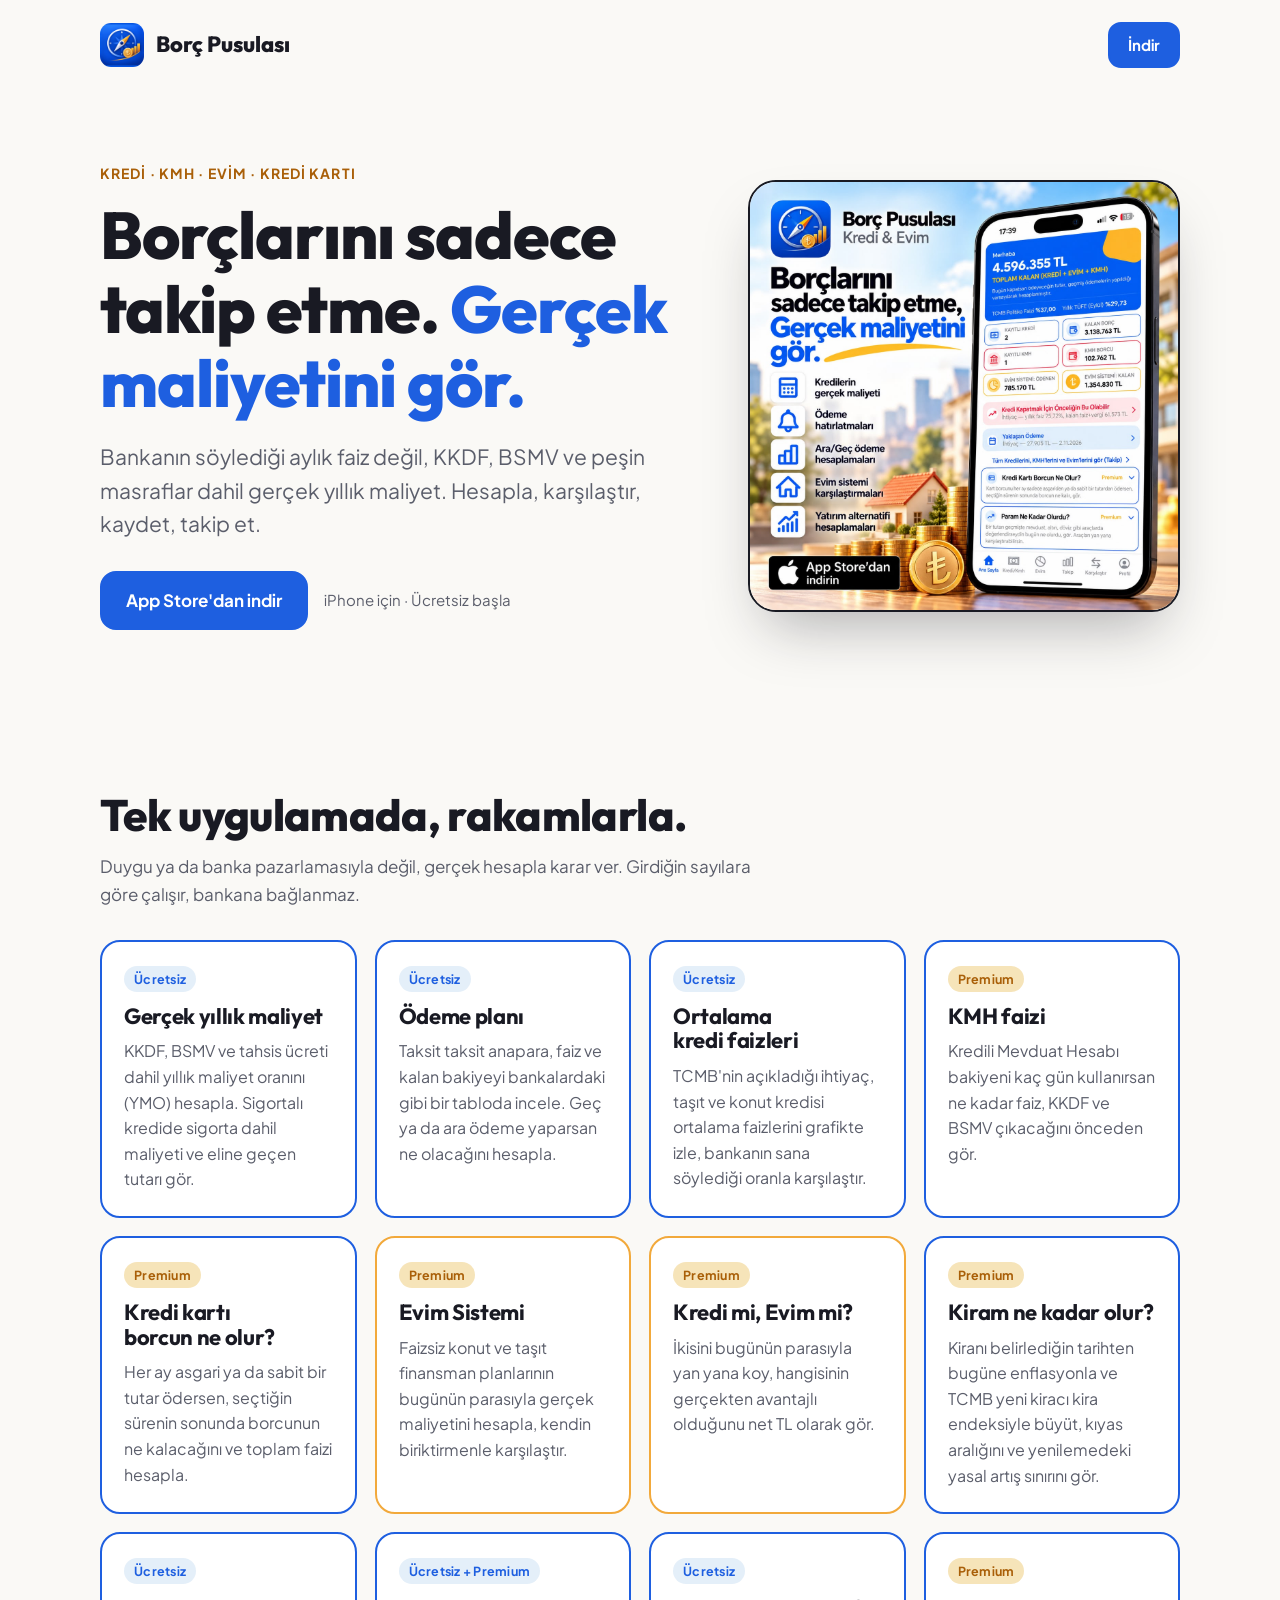
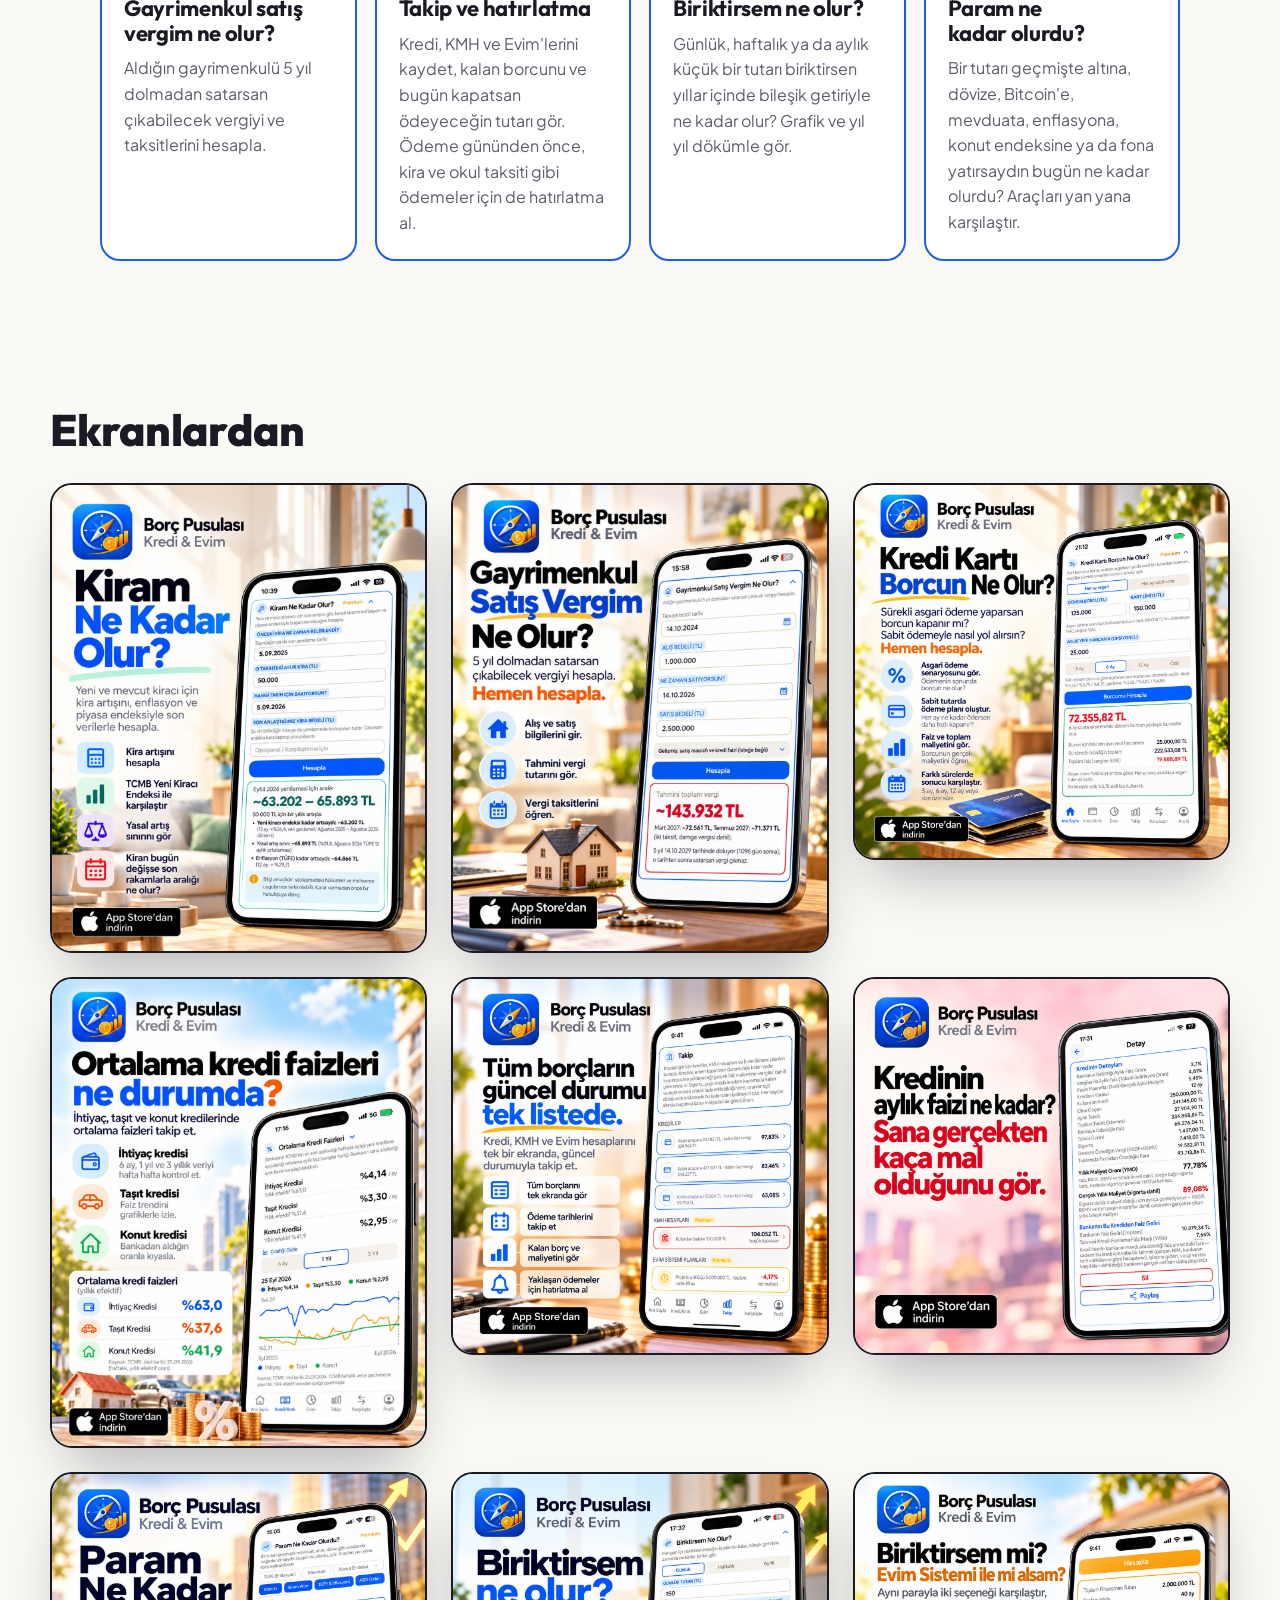
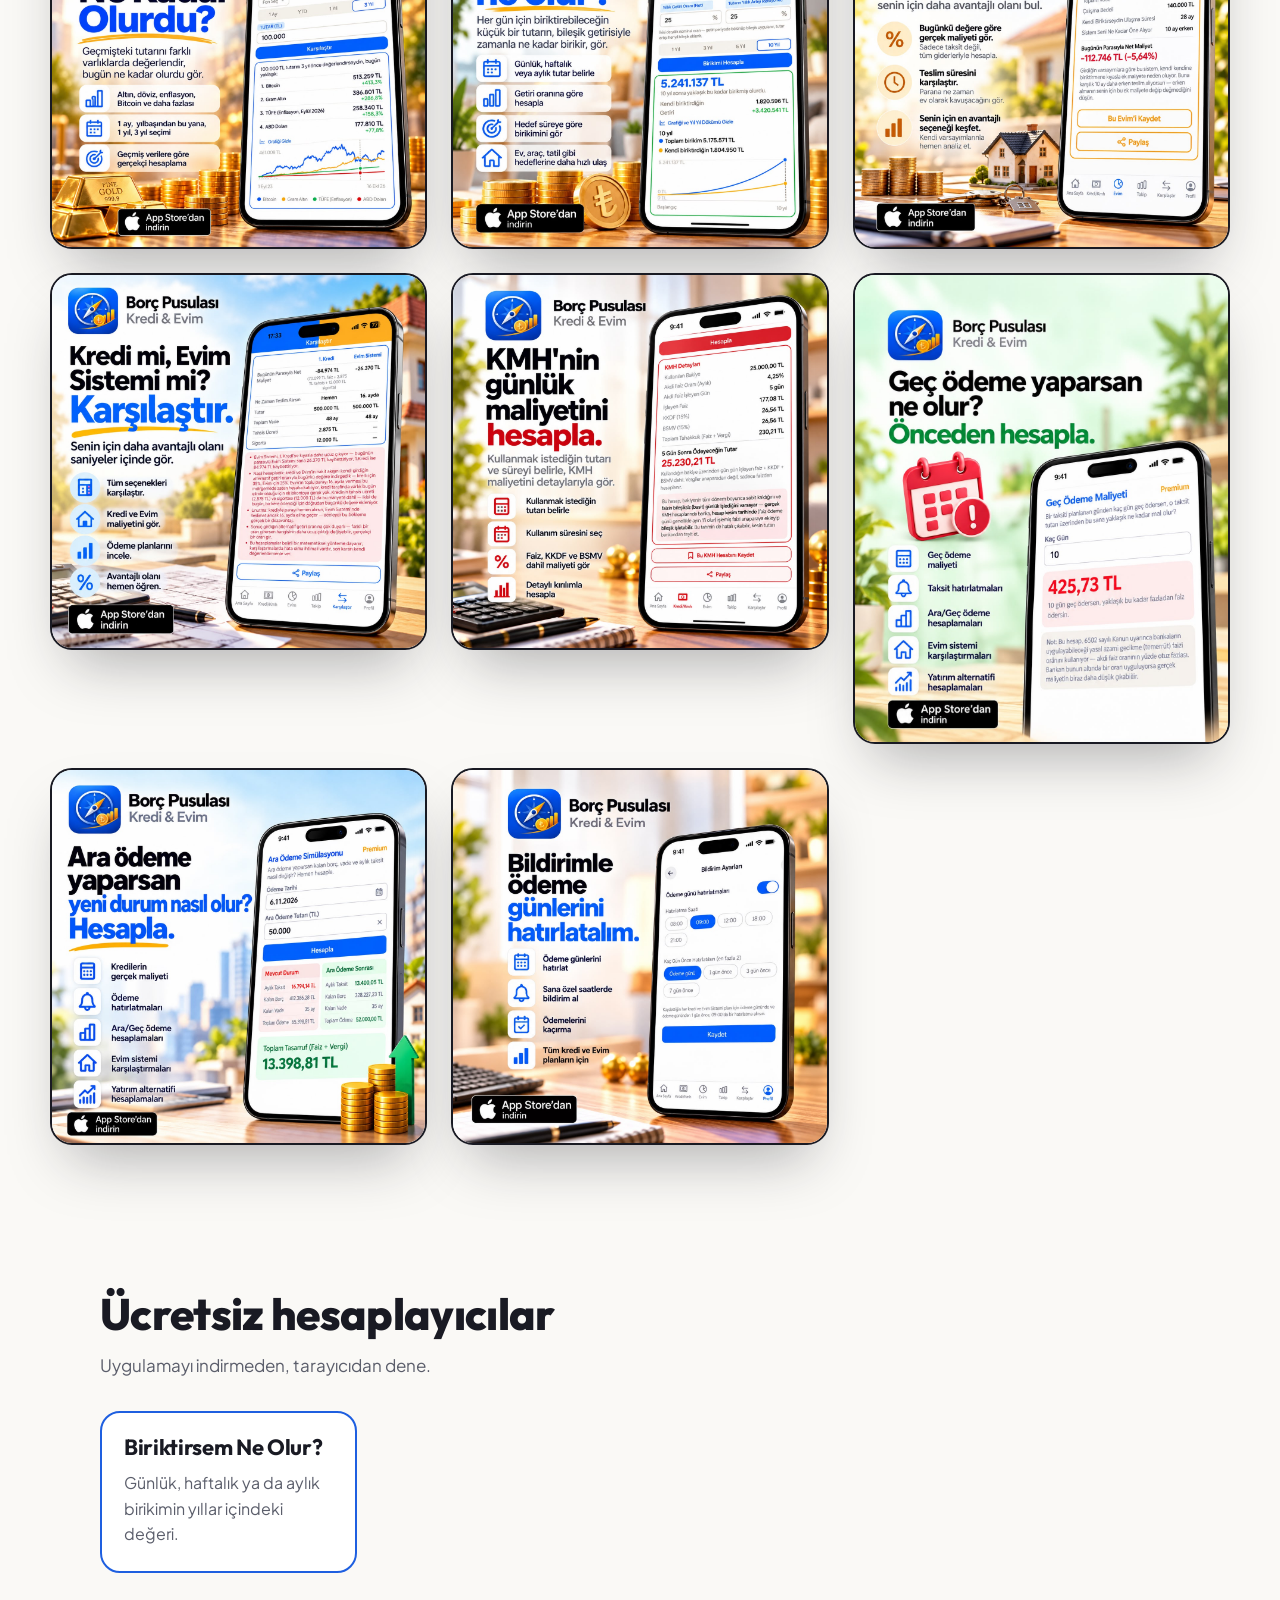
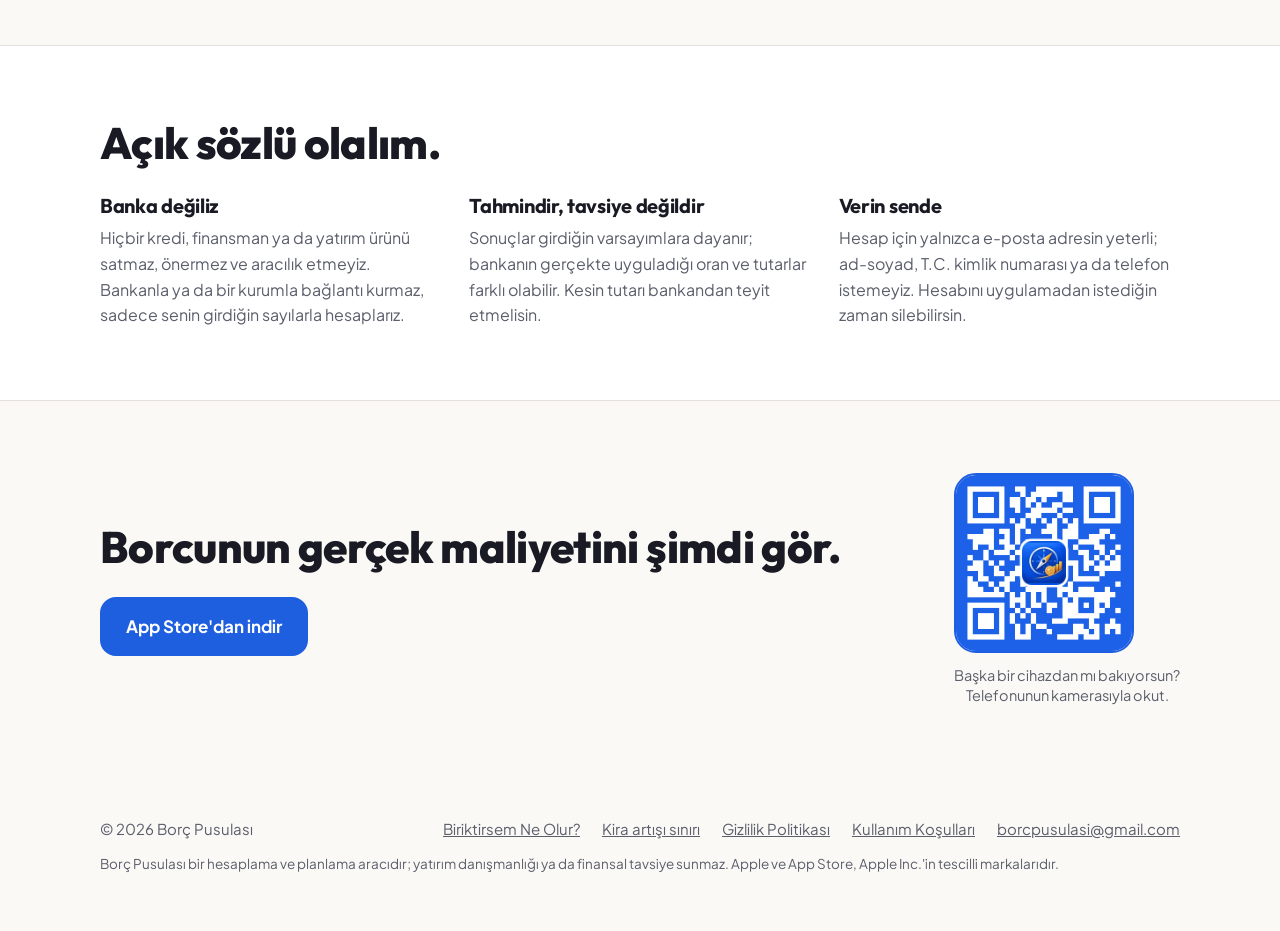
<file: index.html>
<!doctype html>
<html lang="tr">
<head>
<meta charset="utf-8">
<meta name="viewport" content="width=device-width, initial-scale=1">
<title>Borç Pusulası: Kredi &amp; Evim | Borcunun gerçek maliyetini gör</title>
<meta name="description" content="Kredi, KMH, Evim Sistemi ve kredi kartı borcunun gerçek maliyetini hesapla, takip et ve karşılaştır. KKDF, BSMV ve peşin masraflar dahil.">
<link rel="canonical" href="https://borcpusulasi.com/">
<meta name="apple-itunes-app" content="app-id=6811901426">
<meta property="og:type" content="website">
<meta property="og:title" content="Borç Pusulası: Kredi &amp; Evim">
<meta property="og:description" content="Borcunun gerçek maliyetini gör. Kredi, KMH, Evim Sistemi ve kredi kartı hesaplayıcıları tek uygulamada.">
<meta property="og:image" content="https://borcpusulasi.com/img/share.jpg">
<meta property="og:image:width" content="1080">
<meta property="og:image:height" content="1080">
<meta property="og:url" content="https://borcpusulasi.com/">
<meta property="og:locale" content="tr_TR">
<meta name="twitter:card" content="summary">
<link rel="icon" type="image/png" href="/favicon.png">
<link rel="apple-touch-icon" href="/img/apple-touch-icon.png">
<meta name="theme-color" content="#1E5FE0">
<style>
  @font-face { font-family: 'Outfit'; src: url(fonts/Outfit_700Bold.ttf) format('truetype'); font-weight: 700; font-display: swap; }
  @font-face { font-family: 'Outfit'; src: url(fonts/Outfit_800ExtraBold.ttf) format('truetype'); font-weight: 800; font-display: swap; }
  @font-face { font-family: 'Jakarta'; src: url(fonts/PlusJakartaSans_400Regular.ttf) format('truetype'); font-weight: 400; font-display: swap; }
  @font-face { font-family: 'Jakarta'; src: url(fonts/PlusJakartaSans_600SemiBold.ttf) format('truetype'); font-weight: 600; font-display: swap; }
  @font-face { font-family: 'Jakarta'; src: url(fonts/PlusJakartaSans_700Bold.ttf) format('truetype'); font-weight: 700; font-display: swap; }

  :root {
    --bg: #FAF9F6;
    --surface: #FFFFFF;
    --ink: #191A23;
    --ink-soft: #5B5E6B;
    --blue: #1E5FE0;
    --blue-soft: #E4EFF9;
    --gold: #F2A93B;
    --gold-ink: #A95F08;
    --gold-soft: #F6E4B9;
    --line: #E3E1DA;
    --radius: 20px;
    --hero-text: #FFFFFF;
  }
  @media (prefers-color-scheme: dark) {
    :root:not([data-theme="light"]) {
      --bg: #121212;
      --surface: #1A1A1A;
      --ink: #FFFFFF;
      --ink-soft: #A8A8A8;
      --blue: #3F7CE8;
      --blue-soft: #1F2C45;
      --gold-ink: #F2A93B;
      --gold-soft: #3A2F18;
      --line: #2B2B2B;
    }
  }
  * { box-sizing: border-box; }
  html { scroll-behavior: smooth; }
  body {
    margin: 0;
    background: var(--bg);
    color: var(--ink);
    font-family: 'Jakarta', -apple-system, 'Segoe UI', Roboto, sans-serif;
    font-size: 17px;
    line-height: 1.6;
    -webkit-font-smoothing: antialiased;
  }
  a { color: var(--blue); }
  img { max-width: 100%; height: auto; display: block; }
  .wrap { width: min(1080px, 100% - 40px); margin-inline: auto; }
  .wrap.wide { width: min(1180px, 100% - 40px); }
  h1, h2, h3 { font-family: 'Outfit', 'Jakarta', sans-serif; line-height: 1.12; letter-spacing: -0.015em; margin: 0; text-wrap: balance; }

  header.top { padding-block: 22px; }
  header.top .wrap { display: flex; align-items: center; justify-content: space-between; gap: 16px; }
  .brand { display: flex; align-items: center; gap: 12px; text-decoration: none; color: var(--ink); font-family: 'Outfit', sans-serif; font-weight: 800; font-size: 22px; }
  .brand img { width: 44px; height: 44px; border-radius: 11px; }
  .btn {
    display: inline-flex; align-items: center; justify-content: center; gap: 10px;
    background: var(--blue); color: #fff; text-decoration: none;
    font-weight: 700; font-size: 17px; padding: 14px 24px; border-radius: 16px;
    border: 2.5px solid var(--blue);
    transition: transform .15s ease, box-shadow .15s ease;
  }
  .btn:hover { transform: translateY(-1px); box-shadow: 0 10px 24px rgba(30, 95, 224, 0.28); }
  .btn:focus-visible, a:focus-visible { outline: 3px solid var(--gold); outline-offset: 3px; }
  .btn.small { padding: 9px 18px; font-size: 15px; border-radius: 13px; }

  .hero { padding-block: clamp(28px, 6vw, 72px) clamp(40px, 7vw, 88px); }
  .hero .wrap { display: grid; grid-template-columns: 1.15fr 0.85fr; gap: clamp(28px, 5vw, 64px); align-items: center; }
  .eyebrow { font-weight: 700; font-size: 14px; letter-spacing: .08em; text-transform: uppercase; color: var(--gold-ink); margin: 0 0 14px; }
  .hero h1 { font-size: clamp(38px, 6.4vw, 66px); font-weight: 800; }
  .hero h1 em { font-style: normal; color: var(--blue); }
  .lead { font-size: clamp(18px, 2.2vw, 21px); color: var(--ink-soft); margin: 20px 0 30px; max-width: 34em; }
  .cta-row { display: flex; flex-wrap: wrap; align-items: center; gap: 16px; }
  .cta-note { color: var(--ink-soft); font-size: 15px; }
  .hero-shot { justify-self: center; width: min(100%, 440px); }
  .hero-shot .shot { aspect-ratio: 1 / 1; }
  .hero-shot .shot img { width: 100%; height: 100%; object-fit: cover; object-position: top; }
  .shots .shot img { width: 100%; height: auto; }
  .shot {
    border-radius: 28px; overflow: hidden; border: 2.5px solid var(--ink);
    box-shadow: 0 30px 60px -20px rgba(25, 26, 35, .35); background: var(--surface);
  }

  section.block { padding-block: clamp(36px, 6vw, 72px); }
  .block h2 { font-size: clamp(30px, 4.6vw, 44px); font-weight: 800; }
  .block .sub { color: var(--ink-soft); margin: 14px 0 0; max-width: 40em; }

  .grid { display: grid; grid-template-columns: repeat(auto-fill, minmax(min(100%, 235px), 1fr)); gap: 18px; margin-top: 32px; }
  .card { background: var(--surface); border: 2.5px solid var(--blue); border-radius: var(--radius); padding: 22px 22px 24px; }
  .card.gold { border-color: var(--gold); }
  .card h3 { font-size: 22px; font-weight: 700; }
  .card p { margin: 10px 0 0; color: var(--ink-soft); font-size: 16px; }
  .chip { display: inline-block; font-size: 12.5px; font-weight: 700; padding: 3px 10px; border-radius: 999px; margin-bottom: 12px; letter-spacing: .02em; }
  .chip.free { background: var(--blue-soft); color: var(--blue); }
  .chip.premium { background: var(--gold-soft); color: var(--gold-ink); }

  .shots { display: grid; grid-template-columns: repeat(3, 1fr); gap: 24px; margin-top: 28px; }
  .shots figure { margin: 0; }
  .shots .shot { display: block; border-radius: 22px; border-width: 2px; }
  @media (max-width: 900px) { .shots { grid-template-columns: repeat(2, 1fr); } }
  @media (max-width: 560px) {
    .shots { display: flex; overflow-x: auto; scroll-snap-type: x mandatory; gap: 16px; padding: 6px 2px 18px; -webkit-overflow-scrolling: touch; }
    .shots figure { flex: 0 0 76vw; scroll-snap-align: start; }
  }

  .trust { background: var(--surface); border-block: 1px solid var(--line); }
  .trust .cols { display: grid; grid-template-columns: repeat(auto-fit, minmax(min(100%, 280px), 1fr)); gap: 28px; margin-top: 28px; }
  .trust h3 { font-size: 20px; font-weight: 700; }
  .trust p { margin: 8px 0 0; color: var(--ink-soft); font-size: 16px; }

  .final { text-align: center; }
  .final .btn { margin-top: 26px; }
  .final-grid { display: grid; grid-template-columns: 1fr auto; gap: 40px; align-items: center; text-align: left; }
  .qr { margin: 0; text-align: center; }
  .qr img { width: 180px; height: 180px; border-radius: 22px; border: 2.5px solid var(--blue); }
  .qr figcaption { margin-top: 12px; font-size: 14.5px; color: var(--ink-soft); line-height: 1.4; }
  @media (max-width: 700px) {
    .final-grid { grid-template-columns: 1fr; text-align: center; gap: 28px; }
    .qr img { margin-inline: auto; }
  }

  footer { padding-block: 40px 56px; color: var(--ink-soft); font-size: 15px; }
  footer .wrap { display: flex; flex-wrap: wrap; gap: 12px 28px; align-items: center; justify-content: space-between; }
  footer nav { display: flex; flex-wrap: wrap; gap: 8px 22px; }
  footer a { color: var(--ink-soft); }
  footer a:hover { color: var(--blue); }
  .legal { width: 100%; font-size: 13.5px; margin: 0; }

  @media (max-width: 820px) {
    .hero .wrap { grid-template-columns: 1fr; }
    .hero-shot { order: -1; width: min(100%, 420px); }
  }
  @media (prefers-reduced-motion: reduce) { html { scroll-behavior: auto; } .btn { transition: none; } }
</style>
<script data-goatcounter="https://borcpusulasi.goatcounter.com/count" async src="//gc.zgo.at/count.js"></script>
</head>
<body>

<header class="top">
  <div class="wrap">
    <a class="brand" href="/" aria-label="Borç Pusulası ana sayfa"><img src="img/icon-112.png" alt="" width="44" height="44">Borç Pusulası</a>
    <a class="btn small" href="https://apps.apple.com/tr/app/bor%C3%A7-pusulas%C4%B1-kredi-evim/id6811901426?l=tr">İndir</a>
  </div>
</header>

<main>
  <section class="hero">
    <div class="wrap">
      <div>
        <p class="eyebrow">Kredi · KMH · Evim · Kredi kartı</p>
        <h1>Borçlarını sadece takip etme. <em>Gerçek maliyetini gör.</em></h1>
        <p class="lead">Bankanın söylediği aylık faiz değil, KKDF, BSMV ve peşin masraflar dahil gerçek yıllık maliyet. Hesapla, karşılaştır, kaydet, takip et.</p>
        <div class="cta-row">
          <a class="btn" href="https://apps.apple.com/tr/app/bor%C3%A7-pusulas%C4%B1-kredi-evim/id6811901426?l=tr">App Store'dan indir</a>
          <span class="cta-note">iPhone için · Ücretsiz başla</span>
        </div>
      </div>
      <div class="hero-shot">
        <div class="shot"><img src="img/ana-sayfa-poster.jpg" alt="Borç Pusulası ana sayfa: borçlarını sadece takip etme, gerçek maliyetini gör" width="1254" height="1254"></div>
      </div>
    </div>
  </section>

  <section class="block" id="ozellikler">
    <div class="wrap">
      <h2>Tek uygulamada, rakamlarla.</h2>
      <p class="sub">Duygu ya da banka pazarlamasıyla değil, gerçek hesapla karar ver. Girdiğin sayılara göre çalışır, bankana bağlanmaz.</p>
      <div class="grid">
        <article class="card">
          <span class="chip free">Ücretsiz</span>
          <h3>Gerçek yıllık maliyet</h3>
          <p>KKDF, BSMV ve tahsis ücreti dahil yıllık maliyet oranını (YMO) hesapla. Sigortalı kredide sigorta dahil maliyeti ve eline geçen tutarı gör.</p>
        </article>
        <article class="card">
          <span class="chip free">Ücretsiz</span>
          <h3>Ödeme planı</h3>
          <p>Taksit taksit anapara, faiz ve kalan bakiyeyi bankalardaki gibi bir tabloda incele. Geç ya da ara ödeme yaparsan ne olacağını hesapla.</p>
        </article>
        <article class="card">
          <span class="chip free">Ücretsiz</span>
          <h3>Ortalama kredi faizleri</h3>
          <p>TCMB'nin açıkladığı ihtiyaç, taşıt ve konut kredisi ortalama faizlerini grafikte izle, bankanın sana söylediği oranla karşılaştır.</p>
        </article>
        <article class="card">
          <span class="chip premium">Premium</span>
          <h3>KMH faizi</h3>
          <p>Kredili Mevduat Hesabı bakiyeni kaç gün kullanırsan ne kadar faiz, KKDF ve BSMV çıkacağını önceden gör.</p>
        </article>
        <article class="card">
          <span class="chip premium">Premium</span>
          <h3>Kredi kartı borcun ne olur?</h3>
          <p>Her ay asgari ya da sabit bir tutar ödersen, seçtiğin sürenin sonunda borcunun ne kalacağını ve toplam faizi hesapla.</p>
        </article>
        <article class="card gold">
          <span class="chip premium">Premium</span>
          <h3>Evim Sistemi</h3>
          <p>Faizsiz konut ve taşıt finansman planlarının bugünün parasıyla gerçek maliyetini hesapla, kendin biriktirmenle karşılaştır.</p>
        </article>
        <article class="card gold">
          <span class="chip premium">Premium</span>
          <h3>Kredi mi, Evim mi?</h3>
          <p>İkisini bugünün parasıyla yan yana koy, hangisinin gerçekten avantajlı olduğunu net TL olarak gör.</p>
        </article>
        <article class="card">
          <span class="chip premium">Premium</span>
          <h3>Kiram ne kadar olur?</h3>
          <p>Kiranı belirlediğin tarihten bugüne enflasyonla ve TCMB yeni kiracı kira endeksiyle büyüt, kıyas aralığını ve yenilemedeki yasal artış sınırını gör.</p>
        </article>
        <article class="card">
          <span class="chip free">Ücretsiz</span>
          <h3>Gayrimenkul satış vergim ne olur?</h3>
          <p>Aldığın gayrimenkulü 5 yıl dolmadan satarsan çıkabilecek vergiyi ve taksitlerini hesapla.</p>
        </article>
        <article class="card">
          <span class="chip free">Ücretsiz + Premium</span>
          <h3>Takip ve hatırlatma</h3>
          <p>Kredi, KMH ve Evim'lerini kaydet, kalan borcunu ve bugün kapatsan ödeyeceğin tutarı gör. Ödeme gününden önce, kira ve okul taksiti gibi ödemeler için de hatırlatma al.</p>
        </article>
        <article class="card">
          <span class="chip free">Ücretsiz</span>
          <h3>Biriktirsem ne olur?</h3>
          <p>Günlük, haftalık ya da aylık küçük bir tutarı biriktirsen yıllar içinde bileşik getiriyle ne kadar olur? Grafik ve yıl yıl dökümle gör.</p>
        </article>
        <article class="card">
          <span class="chip premium">Premium</span>
          <h3>Param ne kadar olurdu?</h3>
          <p>Bir tutarı geçmişte altına, dövize, Bitcoin'e, mevduata, enflasyona, konut endeksine ya da fona yatırsaydın bugün ne kadar olurdu? Araçları yan yana karşılaştır.</p>
        </article>
      </div>
    </div>
  </section>

  <section class="block" aria-labelledby="ekranlar">
    <div class="wrap wide">
      <h2 id="ekranlar">Ekranlardan</h2>
      <div class="shots">
        <figure><a class="shot" href="img/kiram-ne-kadar-olur.jpg" target="_blank" rel="noopener"><img src="img/kiram-ne-kadar-olur.jpg" alt="Kiram Ne Kadar Olur?: kira artışını enflasyon, yeni kiracı endeksi ve yasal sınırla kıyasla" loading="lazy" width="1122" height="1402"></a></figure>
        <figure><a class="shot" href="img/gayrimenkul-vergi.jpg" target="_blank" rel="noopener"><img src="img/gayrimenkul-vergi.jpg" alt="Gayrimenkul Satış Vergim Ne Olur?: 5 yıl dolmadan satarsan çıkabilecek vergiyi hesapla" loading="lazy" width="1122" height="1402"></a></figure>
        <figure><a class="shot" href="img/kredi-karti.jpg" target="_blank" rel="noopener"><img src="img/kredi-karti.jpg" alt="Kredi Kartı Borcun Ne Olur? hesaplayıcısı" loading="lazy" width="1254" height="1254"></a></figure>
        <figure><a class="shot" href="img/ortalama-faiz.jpg" target="_blank" rel="noopener"><img src="img/ortalama-faiz.jpg" alt="Ortalama kredi faizleri: ihtiyaç, taşıt ve konut" loading="lazy" width="1122" height="1402"></a></figure>
        <figure><a class="shot" href="img/takip.jpg" target="_blank" rel="noopener"><img src="img/takip.jpg" alt="Takip: tüm kredi, KMH ve Evim Sistemi hesaplarının güncel durumu tek listede" loading="lazy" width="1254" height="1254"></a></figure>
        <figure><a class="shot" href="img/gercek-maliyet.jpg" target="_blank" rel="noopener"><img src="img/gercek-maliyet.jpg" alt="Kredinin gerçek yıllık maliyeti ekranı" loading="lazy" width="1254" height="1254"></a></figure>
        <figure><a class="shot" href="img/param.jpg" target="_blank" rel="noopener"><img src="img/param.jpg" alt="Param ne kadar olurdu: geçmiş getiri hesabı" loading="lazy" width="1254" height="1254"></a></figure>
        <figure><a class="shot" href="img/biriktirsem.jpg" target="_blank" rel="noopener"><img src="img/biriktirsem.jpg" alt="Biriktirsem ne olur?: günlük, haftalık ya da aylık birikimin bileşik getiriyle ne kadar olur" loading="lazy" width="1254" height="1254"></a></figure>
        <figure><a class="shot" href="img/evim.jpg" target="_blank" rel="noopener"><img src="img/evim.jpg" alt="Biriktirsem mi, Evim Sistemi ile mi alsam: karşılaştırma" loading="lazy" width="1254" height="1254"></a></figure>
        <figure><a class="shot" href="img/karsilastir.jpg" target="_blank" rel="noopener"><img src="img/karsilastir.jpg" alt="Kredi mi, Evim Sistemi mi? Karşılaştır: bugünün parasıyla net maliyet" loading="lazy" width="1254" height="1254"></a></figure>
        <figure><a class="shot" href="img/kmh.jpg" target="_blank" rel="noopener"><img src="img/kmh.jpg" alt="KMH günlük maliyet hesabı" loading="lazy" width="1254" height="1254"></a></figure>
        <figure><a class="shot" href="img/gec-odeme.jpg" target="_blank" rel="noopener"><img src="img/gec-odeme.jpg" alt="Geç ödeme yaparsan ne olur: önceden hesapla" loading="lazy" width="1122" height="1402"></a></figure>
        <figure><a class="shot" href="img/ara-odeme.jpg" target="_blank" rel="noopener"><img src="img/ara-odeme.jpg" alt="Ara ödeme yaparsan yeni durum nasıl olur? Hesapla" loading="lazy" width="1254" height="1254"></a></figure>
        <figure><a class="shot" href="img/bildirim.jpg" target="_blank" rel="noopener"><img src="img/bildirim.jpg" alt="Bildirimle ödeme günlerini hatırlat" loading="lazy" width="1254" height="1254"></a></figure>
      </div>
    </div>
  </section>

  <section class="block" id="hesaplayicilar">
    <div class="wrap">
      <h2>Ücretsiz hesaplayıcılar</h2>
      <p class="sub">Uygulamayı indirmeden, tarayıcıdan dene.</p>
      <div class="grid">
        <div class="card"><h3><a href="/biriktirsem-ne-olur/" style="color:inherit;text-decoration:none">Biriktirsem Ne Olur?</a></h3><p>Günlük, haftalık ya da aylık birikimin yıllar içindeki değeri.</p></div>
      </div>
    </div>
  </section>

  <section class="block trust">
    <div class="wrap">
      <h2>Açık sözlü olalım.</h2>
      <div class="cols">
        <div>
          <h3>Banka değiliz</h3>
          <p>Hiçbir kredi, finansman ya da yatırım ürünü satmaz, önermez ve aracılık etmeyiz. Bankanla ya da bir kurumla bağlantı kurmaz, sadece senin girdiğin sayılarla hesaplarız.</p>
        </div>
        <div>
          <h3>Tahmindir, tavsiye değildir</h3>
          <p>Sonuçlar girdiğin varsayımlara dayanır; bankanın gerçekte uyguladığı oran ve tutarlar farklı olabilir. Kesin tutarı bankandan teyit etmelisin.</p>
        </div>
        <div>
          <h3>Verin sende</h3>
          <p>Hesap için yalnızca e-posta adresin yeterli; ad-soyad, T.C. kimlik numarası ya da telefon istemeyiz. Hesabını uygulamadan istediğin zaman silebilirsin.</p>
        </div>
      </div>
    </div>
  </section>

  <section class="block final">
    <div class="wrap final-grid">
      <div>
        <h2>Borcunun gerçek maliyetini şimdi gör.</h2>
        <a class="btn" href="https://apps.apple.com/tr/app/bor%C3%A7-pusulas%C4%B1-kredi-evim/id6811901426?l=tr">App Store'dan indir</a>
      </div>
      <figure class="qr">
        <img src="img/qr-app-store.jpg" alt="Borç Pusulası'nı App Store'da açan QR kodu" width="400" height="400" loading="lazy">
        <figcaption>Başka bir cihazdan mı bakıyorsun?<br>Telefonunun kamerasıyla okut.</figcaption>
      </figure>
    </div>
  </section>
</main>

<footer>
  <div class="wrap">
    <span>© 2026 Borç Pusulası</span>
    <nav aria-label="Alt menü">
      <a href="/biriktirsem-ne-olur/">Biriktirsem Ne Olur?</a>
      <a href="/kira-artis-siniri/">Kira artışı sınırı</a>
      <a href="/gizlilik/">Gizlilik Politikası</a>
      <a href="/kosullar/">Kullanım Koşulları</a>
      <a href="mailto:borcpusulasi@gmail.com">borcpusulasi@gmail.com</a>
    </nav>
    <p class="legal">Borç Pusulası bir hesaplama ve planlama aracıdır; yatırım danışmanlığı ya da finansal tavsiye sunmaz. Apple ve App Store, Apple Inc.'in tescilli markalarıdır.</p>
  </div>
</footer>

</body>
</html>
</file>
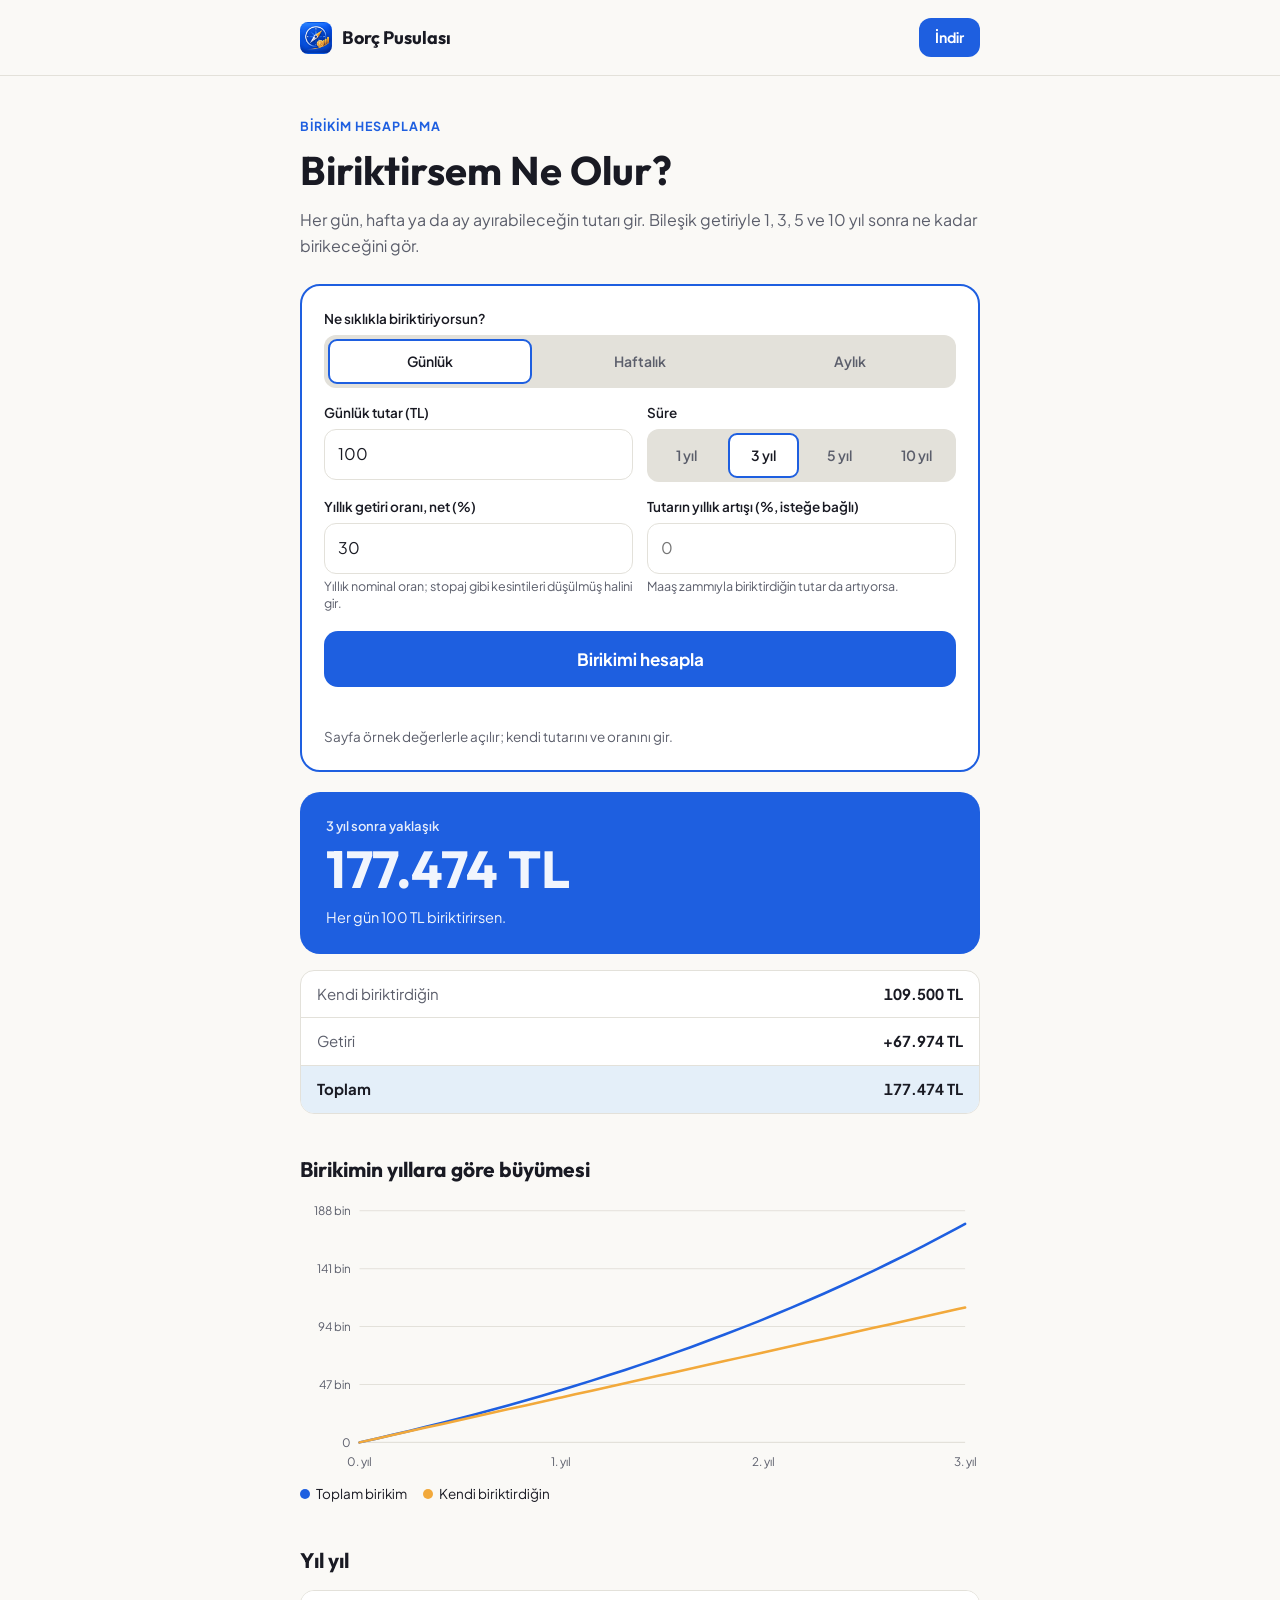
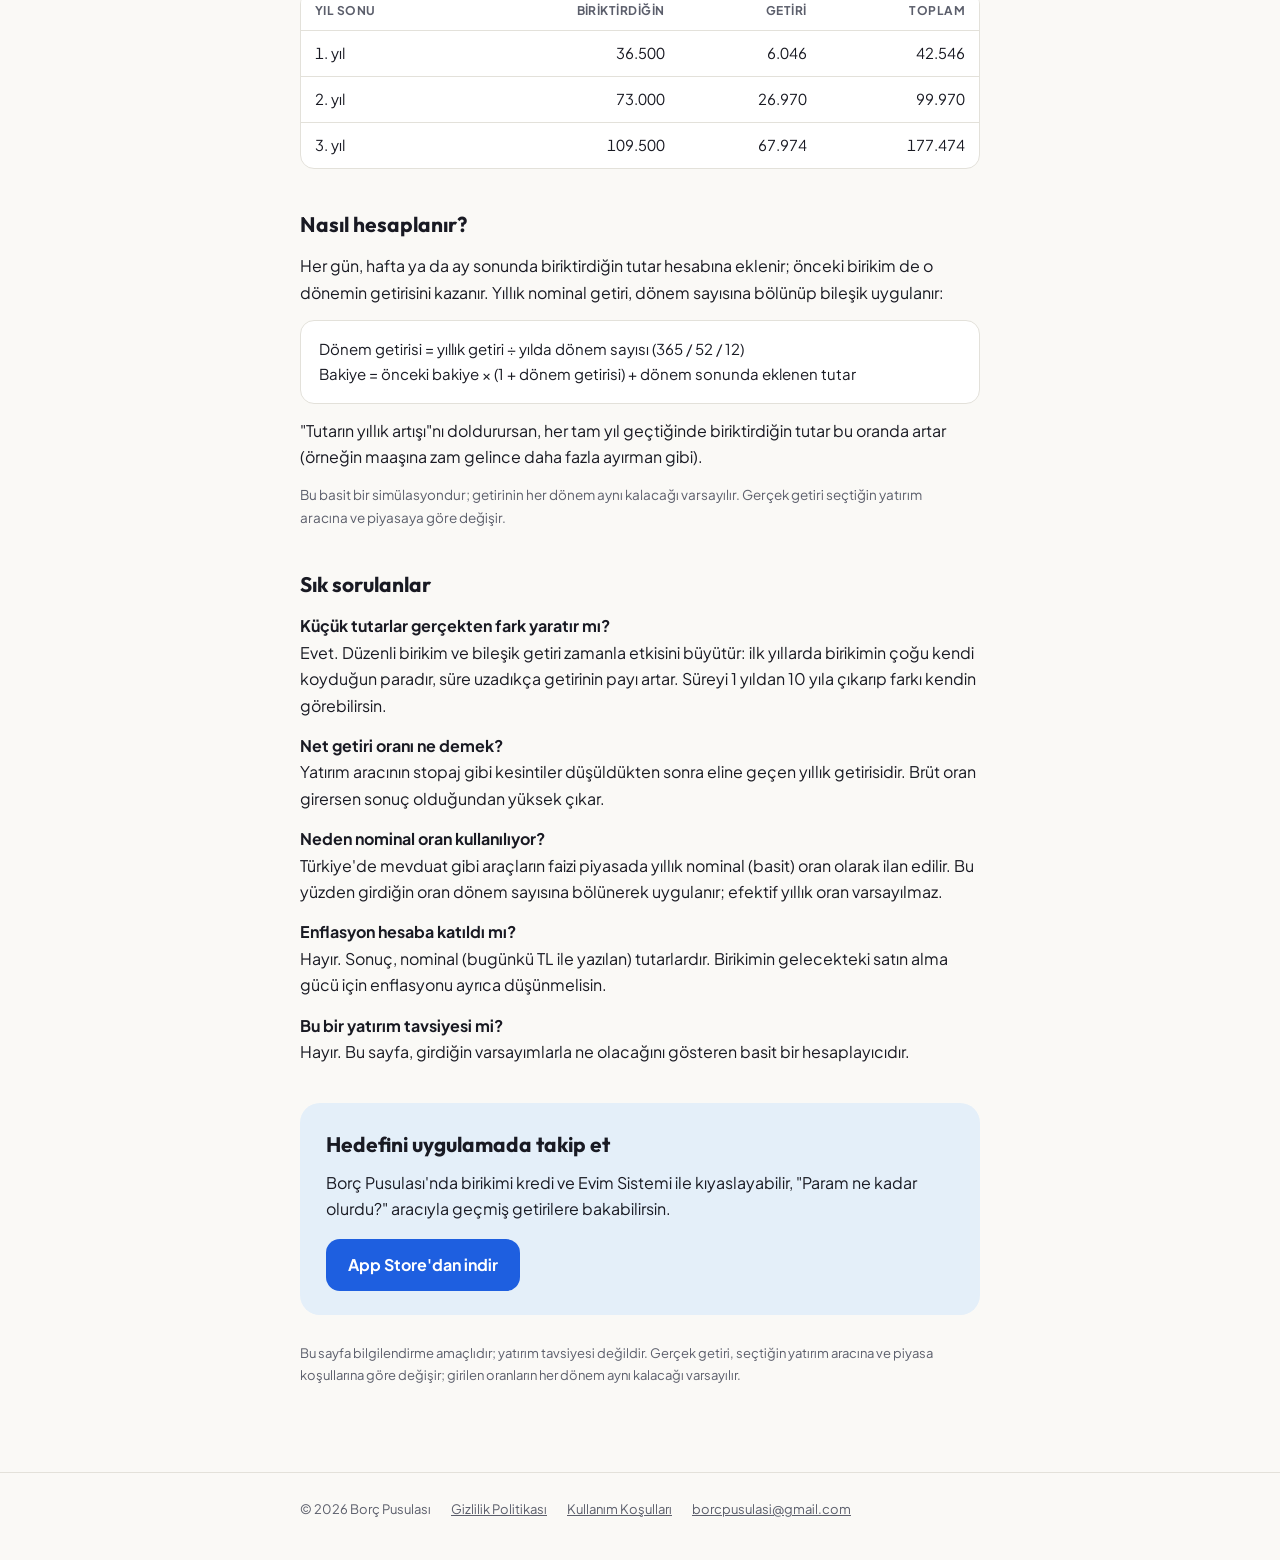
<file: biriktirsem-ne-olur/index.html>
<!doctype html>
<html lang="tr">
<head>
<meta charset="utf-8">
<meta name="viewport" content="width=device-width, initial-scale=1">
<title>Biriktirsem Ne Olur? Günlük, haftalık, aylık birikim hesaplama | Borç Pusulası</title>
<meta name="description" content="Günlük, haftalık ya da aylık biriktirdiğin küçük tutarın bileşik getiriyle 1, 3, 5 ve 10 yıl sonra ne kadar olacağını hesapla. Grafik ve yıl yıl tablo.">
<link rel="canonical" href="https://borcpusulasi.com/biriktirsem-ne-olur/">
<meta property="og:type" content="website">
<meta property="og:title" content="Biriktirsem Ne Olur?">
<meta property="og:description" content="Günlük, haftalık ya da aylık biriktirdiğin küçük tutarın bileşik getiriyle 1, 3, 5 ve 10 yıl sonra ne kadar olacağını hesapla. Grafik ve yıl yıl tablo.">
<meta property="og:url" content="https://borcpusulasi.com/biriktirsem-ne-olur/">
<meta property="og:image" content="https://borcpusulasi.com/img/share.jpg">
<meta property="og:locale" content="tr_TR">
<link rel="icon" type="image/png" href="/favicon.png">
<link rel="apple-touch-icon" href="/img/apple-touch-icon.png">
<meta name="theme-color" content="#1E5FE0">
<link rel="stylesheet" href="/css/tools.css">
<script type="application/ld+json">{"@context":"https://schema.org","@type":"FAQPage","mainEntity":[{"@type":"Question","name":"Küçük tutarlar gerçekten fark yaratır mı?","acceptedAnswer":{"@type":"Answer","text":"Evet. Düzenli birikim ve bileşik getiri zamanla etkisini büyütür: ilk yıllarda birikimin çoğu kendi koyduğun paradır, süre uzadıkça getirinin payı artar. Süreyi 1 yıldan 10 yıla çıkarıp farkı kendin görebilirsin."}},{"@type":"Question","name":"Net getiri oranı ne demek?","acceptedAnswer":{"@type":"Answer","text":"Yatırım aracının stopaj gibi kesintiler düşüldükten sonra eline geçen yıllık getirisidir. Brüt oran girersen sonuç olduğundan yüksek çıkar."}},{"@type":"Question","name":"Neden nominal oran kullanılıyor?","acceptedAnswer":{"@type":"Answer","text":"Türkiye'de mevduat gibi araçların faizi piyasada yıllık nominal (basit) oran olarak ilan edilir. Bu yüzden girdiğin oran dönem sayısına bölünerek uygulanır; efektif yıllık oran varsayılmaz."}},{"@type":"Question","name":"Enflasyon hesaba katıldı mı?","acceptedAnswer":{"@type":"Answer","text":"Hayır. Sonuç, nominal (bugünkü TL ile yazılan) tutarlardır. Birikimin gelecekteki satın alma gücü için enflasyonu ayrıca düşünmelisin."}},{"@type":"Question","name":"Bu bir yatırım tavsiyesi mi?","acceptedAnswer":{"@type":"Answer","text":"Hayır. Bu sayfa, girdiğin varsayımlarla ne olacağını gösteren basit bir hesaplayıcıdır."}}]}</script>
<script data-goatcounter="https://borcpusulasi.goatcounter.com/count" async src="//gc.zgo.at/count.js"></script>
</head>
<body>
<div class="top"><div class="wrap"><a class="brand" href="/"><img src="/img/icon-112.png" alt="" width="32" height="32">Borç Pusulası</a><a class="get" href="https://apps.apple.com/tr/app/bor%C3%A7-pusulas%C4%B1-kredi-evim/id6811901426?l=tr" data-goatcounter-click="top-biriktirsem-ne-olur" data-goatcounter-title="İndir (biriktirsem-ne-olur)">İndir</a></div></div>
<main>
  <div class="wrap">
    <p class="kicker">Birikim hesaplama</p>
    <h1>Biriktirsem Ne Olur?</h1>
    <p class="lead">Her gün, hafta ya da ay ayırabileceğin tutarı gir. Bileşik getiriyle 1, 3, 5 ve 10 yıl sonra ne kadar birikeceğini gör.</p>

    <form class="tool" id="f" onsubmit="return false" novalidate>
      <div class="fields">
        <div class="full">
          <label id="lPer">Ne sıklıkla biriktiriyorsun?</label>
          <div class="seg" id="per" role="group" aria-labelledby="lPer">
            <button type="button" data-v="daily" aria-pressed="true">Günlük</button>
            <button type="button" data-v="weekly" aria-pressed="false">Haftalık</button>
            <button type="button" data-v="monthly" aria-pressed="false">Aylık</button>
          </div>
        </div>
        <div>
          <label for="amt" id="amtL">Günlük tutar (TL)</label>
          <input id="amt" type="text" inputmode="numeric" autocomplete="off" value="100">
        </div>
        <div>
          <label id="lYr">Süre</label>
          <div class="seg" id="yr" role="group" aria-labelledby="lYr">
            <button type="button" data-v="1" aria-pressed="false">1 yıl</button>
            <button type="button" data-v="3" aria-pressed="true">3 yıl</button>
            <button type="button" data-v="5" aria-pressed="false">5 yıl</button>
            <button type="button" data-v="10" aria-pressed="false">10 yıl</button>
          </div>
        </div>
        <div>
          <label for="ret">Yıllık getiri oranı, net (%)</label>
          <input id="ret" type="text" inputmode="decimal" autocomplete="off" value="30">
          <span class="hint">Yıllık nominal oran; stopaj gibi kesintileri düşülmüş halini gir.</span>
        </div>
        <div>
          <label for="gro">Tutarın yıllık artışı (%, isteğe bağlı)</label>
          <input id="gro" type="text" inputmode="decimal" autocomplete="off" placeholder="0">
          <span class="hint">Maaş zammıyla biriktirdiğin tutar da artıyorsa.</span>
        </div>
      </div>
      <button class="btn calc" type="submit">Birikimi hesapla</button>
      <p class="err" id="err" role="alert"></p>
      <p class="note" style="margin:8px 0 0">Sayfa örnek değerlerle açılır; kendi tutarını ve oranını gir.</p>
    </form>

    <div class="result" id="res">
      <div class="answer">
        <p class="lbl" id="aLbl"></p>
        <p class="big" id="aBig"></p>
        <p id="aSub"></p>
      </div>
      <div class="kv" id="kv"></div>

      <h2>Birikimin yıllara göre büyümesi</h2>
      <svg class="chart" id="chart" role="img" aria-label="Birikimin yıllara göre büyümesi grafiği"></svg>
      <div class="legend"><span><i style="background:var(--blue)"></i>Toplam birikim</span><span><i style="background:var(--gold)"></i>Kendi biriktirdiğin</span></div>

      <h2>Yıl yıl</h2>
      <div class="tablewrap">
        <table>
          <thead><tr><th>Yıl sonu</th><th>Biriktirdiğin</th><th>Getiri</th><th>Toplam</th></tr></thead>
          <tbody id="yrows"></tbody>
        </table>
      </div>
    </div>

    <h2>Nasıl hesaplanır?</h2>
    <p>Her gün, hafta ya da ay sonunda biriktirdiğin tutar hesabına eklenir; önceki birikim de o dönemin getirisini kazanır. Yıllık nominal getiri, dönem sayısına bölünüp bileşik uygulanır:</p>
    <div class="formula">Dönem getirisi = yıllık getiri ÷ yılda dönem sayısı (365 / 52 / 12)<br>Bakiye = önceki bakiye × (1 + dönem getirisi) + dönem sonunda eklenen tutar</div>
    <p>"Tutarın yıllık artışı"nı doldurursan, her tam yıl geçtiğinde biriktirdiğin tutar bu oranda artar (örneğin maaşına zam gelince daha fazla ayırman gibi).</p>
    <p class="note">Bu basit bir simülasyondur; getirinin her dönem aynı kalacağı varsayılır. Gerçek getiri seçtiğin yatırım aracına ve piyasaya göre değişir.</p>

    <h2>Sık sorulanlar</h2>
    <p><strong>Küçük tutarlar gerçekten fark yaratır mı?</strong><br>Evet. Düzenli birikim ve bileşik getiri zamanla etkisini büyütür: ilk yıllarda birikimin çoğu kendi koyduğun paradır, süre uzadıkça getirinin payı artar. Süreyi 1 yıldan 10 yıla çıkarıp farkı kendin görebilirsin.</p>
    <p><strong>Net getiri oranı ne demek?</strong><br>Yatırım aracının stopaj gibi kesintiler düşüldükten sonra eline geçen yıllık getirisidir. Brüt oran girersen sonuç olduğundan yüksek çıkar.</p>
    <p><strong>Neden nominal oran kullanılıyor?</strong><br>Türkiye'de mevduat gibi araçların faizi piyasada yıllık nominal (basit) oran olarak ilan edilir. Bu yüzden girdiğin oran dönem sayısına bölünerek uygulanır; efektif yıllık oran varsayılmaz.</p>
    <p><strong>Enflasyon hesaba katıldı mı?</strong><br>Hayır. Sonuç, nominal (bugünkü TL ile yazılan) tutarlardır. Birikimin gelecekteki satın alma gücü için enflasyonu ayrıca düşünmelisin.</p>
    <p><strong>Bu bir yatırım tavsiyesi mi?</strong><br>Hayır. Bu sayfa, girdiğin varsayımlarla ne olacağını gösteren basit bir hesaplayıcıdır.</p>

    <div class="cta">
      <h2>Hedefini uygulamada takip et</h2>
      <p>Borç Pusulası'nda birikimi kredi ve Evim Sistemi ile kıyaslayabilir, "Param ne kadar olurdu?" aracıyla geçmiş getirilere bakabilirsin.</p>
      <a class="btn" href="https://apps.apple.com/tr/app/bor%C3%A7-pusulas%C4%B1-kredi-evim/id6811901426?l=tr" data-goatcounter-click="cta-biriktirsem-ne-olur" data-goatcounter-title="App Store (biriktirsem-ne-olur)">App Store'dan indir</a>
    </div>


    <p class="legal">Bu sayfa bilgilendirme amaçlıdır; yatırım tavsiyesi değildir. Gerçek getiri, seçtiğin yatırım aracına ve piyasa koşullarına göre değişir; girilen oranların her dönem aynı kalacağı varsayılır.</p>
  </div>
</main>
<footer>
  <div class="wrap">
    <span>© 2026 Borç Pusulası</span>
    <a href="/gizlilik/">Gizlilik Politikası</a>
    <a href="/kosullar/">Kullanım Koşulları</a>
    <a href="mailto:borcpusulasi@gmail.com">borcpusulasi@gmail.com</a>
  </div>
</footer>
<script src="/js/tools.js"></script>
<script>
(function () {
  var $ = BP.byId, period = 'daily', years = 3;
  BP.money($('amt'));
  var LABEL = { daily: 'Günlük tutar (TL)', weekly: 'Haftalık tutar (TL)', monthly: 'Aylık tutar (TL)' };
  var PER_TXT = { daily: 'gün', weekly: 'hafta', monthly: 'ay' };
  BP.seg($('per'), function (v) { period = v; $('amtL').textContent = LABEL[v]; calc(); });
  BP.seg($('yr'), function (v) { years = Number(v); calc(); });
  function row(k, v, cls) { return '<div' + (cls ? ' class="' + cls + '"' : '') + '><span class="k">' + k + '</span><span class="v">' + v + '</span></div>'; }
  function calc() {
    var amt = BP.num($('amt').value), ret = BP.num($('ret').value), gro = BP.num($('gro').value) || 0;
    var err = $('err'), res = $('res'); err.textContent = '';
    if (!(amt > 0) || !(ret >= 0)) { res.classList.remove('on'); err.textContent = 'Tutarı ve yıllık getiri oranını gir.'; return; }
    if (ret > 500 || gro > 500) { res.classList.remove('on'); err.textContent = 'Oranlar çok yüksek görünüyor.'; return; }
    var R = BP.accumulate(amt, period, ret, gro, years);
    $('aLbl').textContent = years + ' yıl sonra yaklaşık';
    $('aBig').textContent = BP.tl(R.futureValue);
    $('aSub').textContent = 'Her ' + PER_TXT[period] + ' ' + BP.tl(amt) + ' biriktirirsen.';
    $('kv').innerHTML = row('Kendi biriktirdiğin', BP.tl(R.contributed)) + row('Getiri', '+' + BP.tl(R.growth)) + row('Toplam', BP.tl(R.futureValue), 'tot');
    var tot = R.series.map(function (p) { return [p.year, p.balance]; }), own = R.series.map(function (p) { return [p.year, p.contributed]; });
    BP.lineChart($('chart'), [{ color: 'var(--blue)', points: tot }, { color: 'var(--gold)', points: own }], {
      yMin: 0,
      yFmt: function (v) { return v >= 1e6 ? BP.fmt(v / 1e6, 1) + ' Mn' : v >= 1e3 ? BP.fmt(v / 1e3, 0) + ' bin' : BP.fmt(v, 0); },
      xTicks: function (a, b) { var t = []; for (var y = 0; y <= b; y += b > 5 ? 2 : 1) t.push({ x: y, label: y + '. yıl' }); return t; }
    });
    $('yrows').innerHTML = R.series.filter(function (p) { return p.year >= 1 && p.year === Math.floor(p.year); }).map(function (p) {
      return '<tr><td>' + p.year + '. yıl</td><td>' + BP.fmt(p.contributed) + '</td><td>' + BP.fmt(p.balance - p.contributed) + '</td><td>' + BP.fmt(p.balance) + '</td></tr>';
    }).join('');
    res.classList.add('on');
  }
  $('f').addEventListener('submit', function () { calc(); $('res').scrollIntoView({ behavior: 'smooth', block: 'start' }); });
  ['amt', 'ret', 'gro'].forEach(function (id) { $(id).addEventListener('input', function () { if ($('res').classList.contains('on')) calc(); }); });
  calc();
})();
</script>
</body>
</html>
</file>
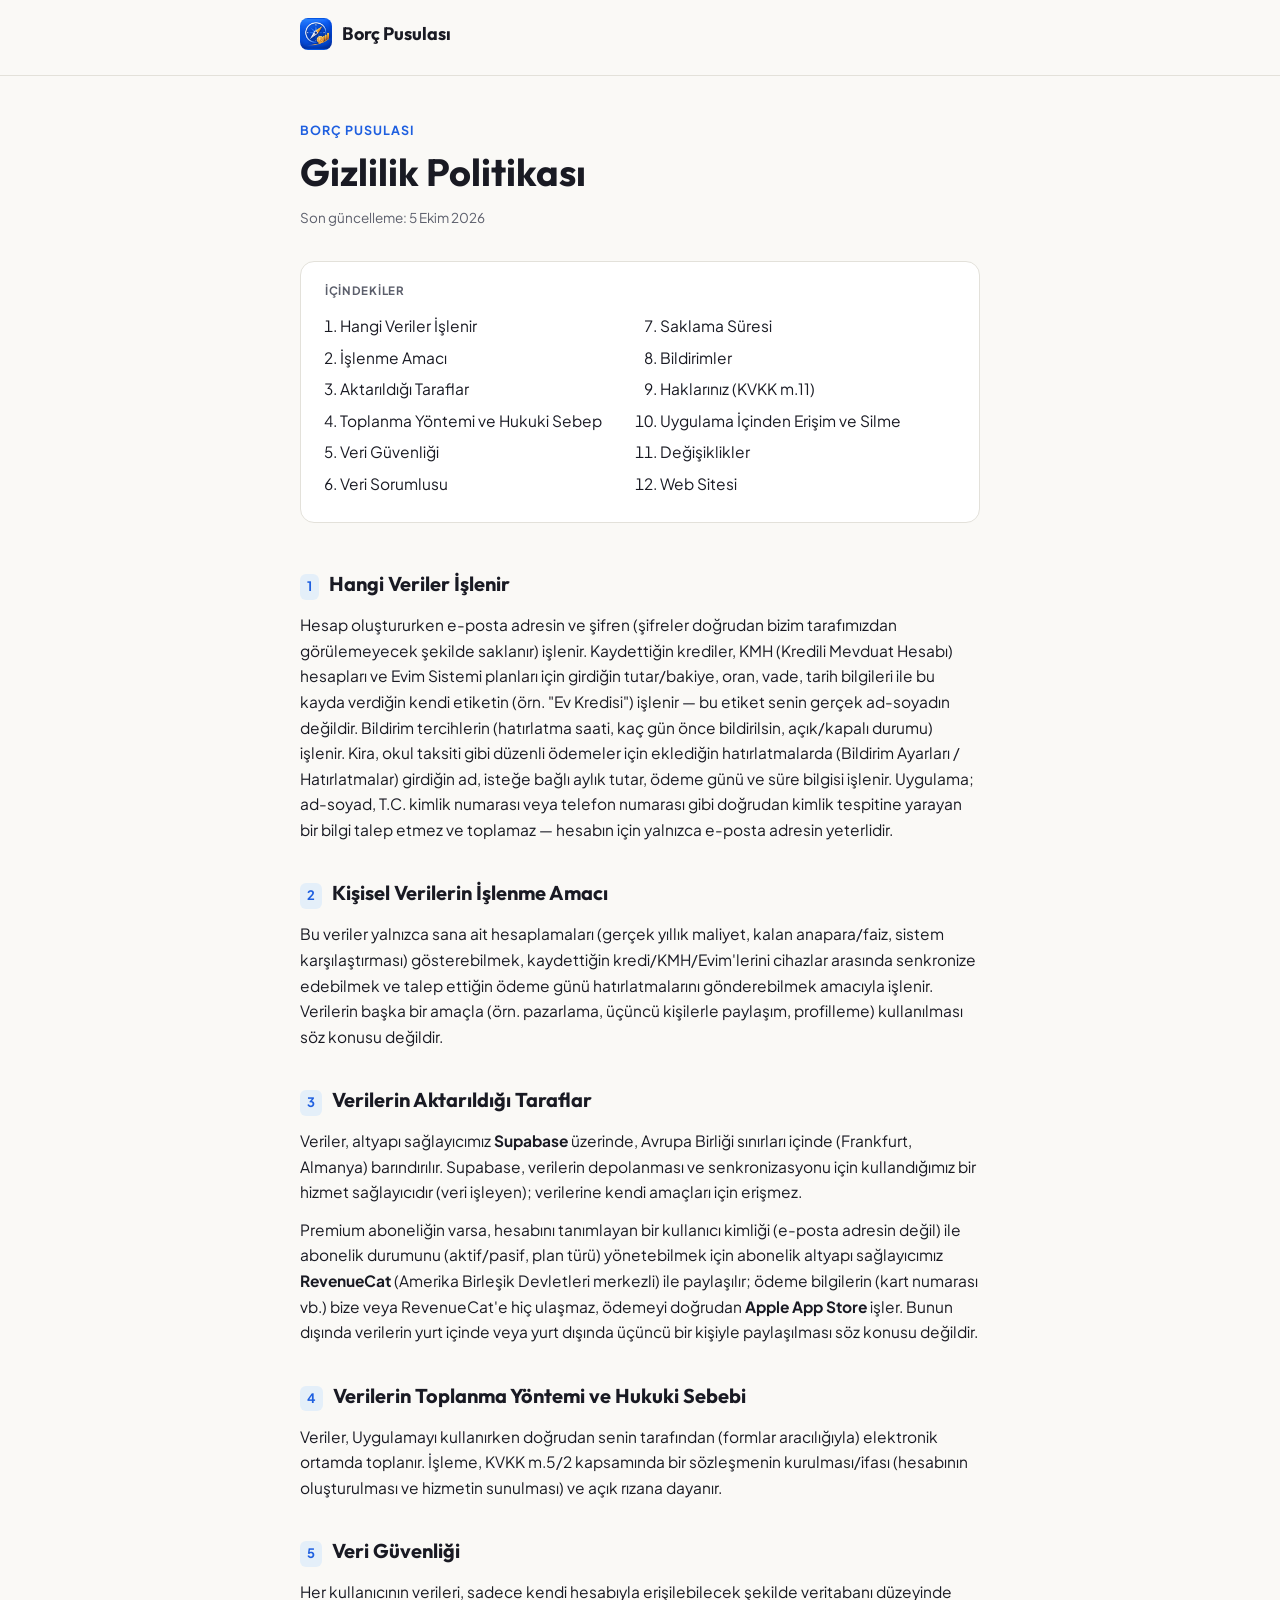
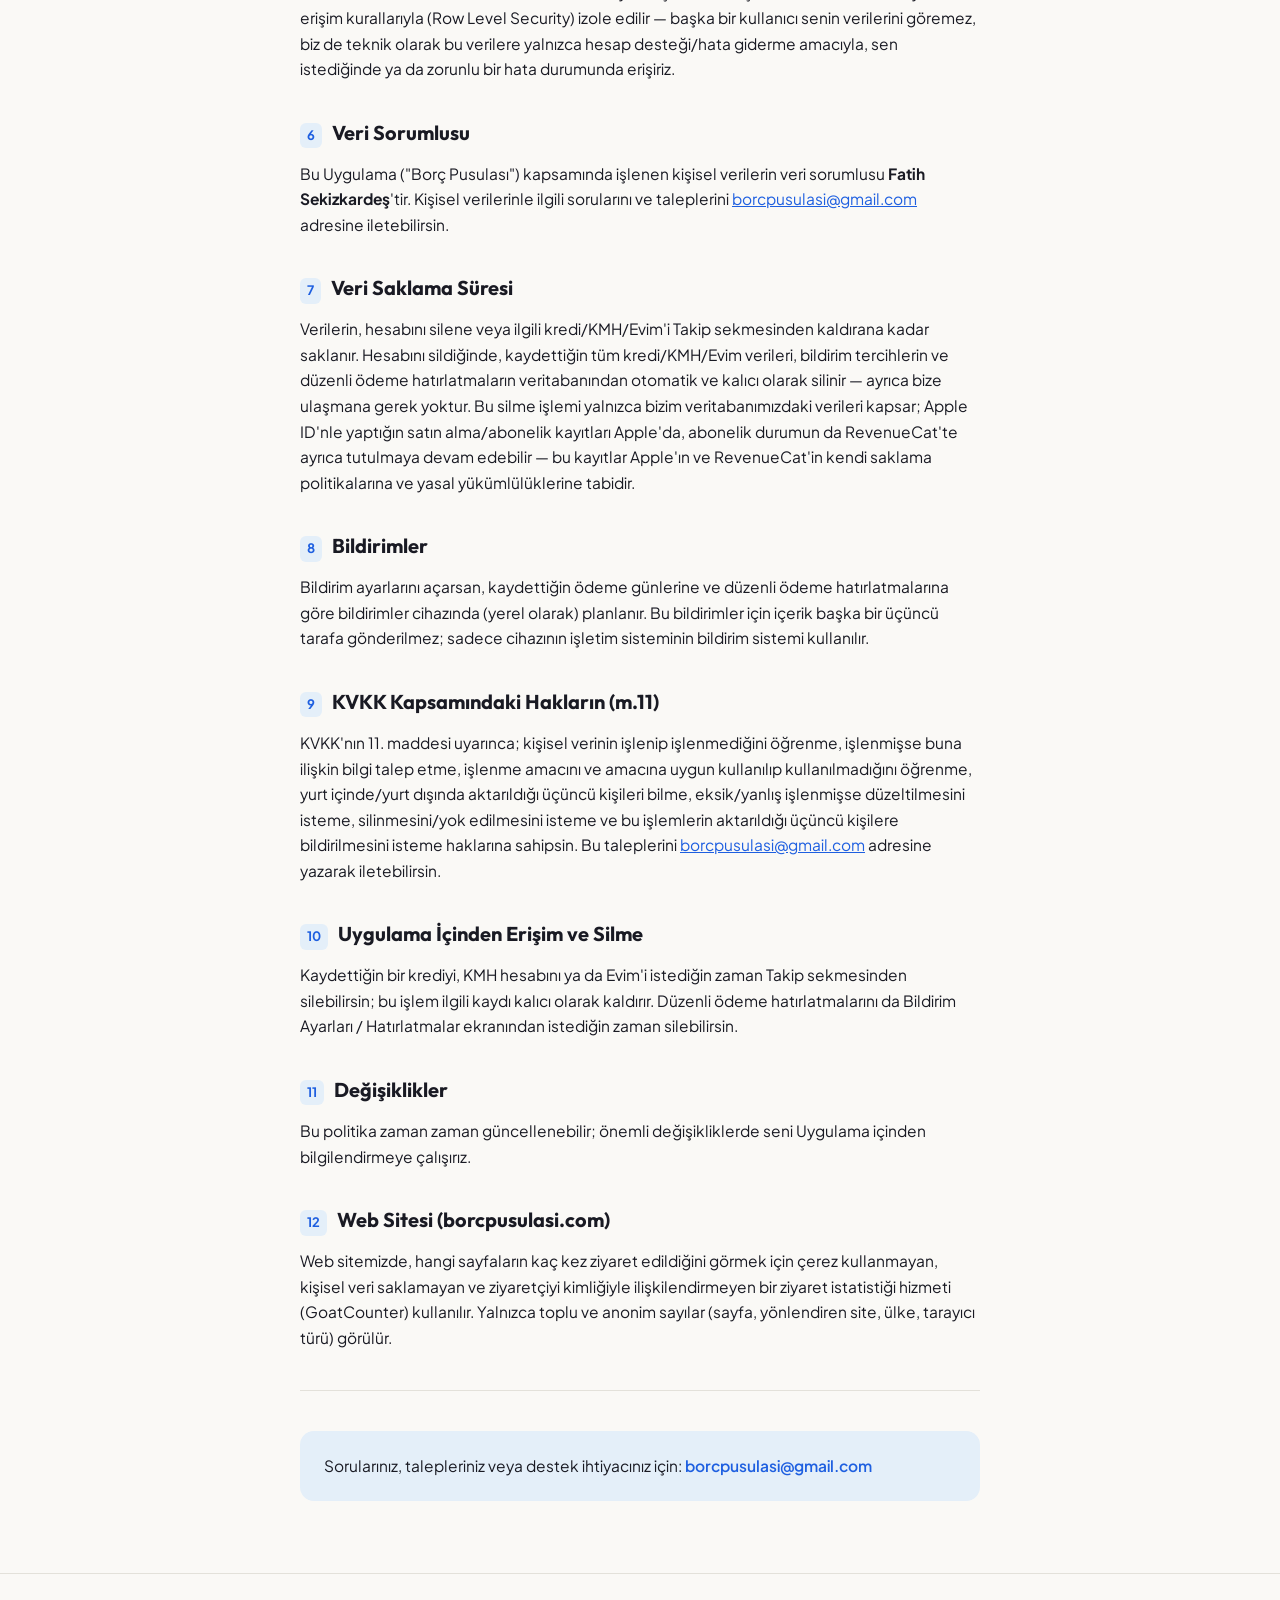
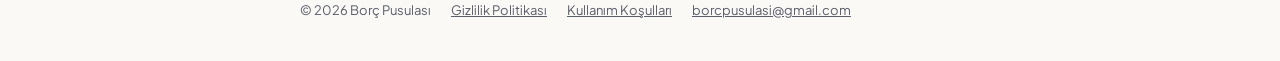
<file: gizlilik/index.html>
<!doctype html>
<html lang="tr">
<head>
<meta charset="utf-8">
<meta name="viewport" content="width=device-width, initial-scale=1">
<title>Gizlilik Politikası | Borç Pusulası</title>
<meta name="description" content="Borç Pusulası uygulamasının gizlilik politikası ve KVKK aydınlatma metni.">
<link rel="canonical" href="https://borcpusulasi.com/gizlilik/">
<link rel="icon" type="image/png" href="/favicon.png">
<link rel="apple-touch-icon" href="/img/apple-touch-icon.png">
<meta name="theme-color" content="#1E5FE0">
<style>
  @font-face { font-family: 'Outfit'; src: url(/fonts/Outfit_700Bold.ttf) format('truetype'); font-weight: 700; font-display: swap; }
  @font-face { font-family: 'Jakarta'; src: url(/fonts/PlusJakartaSans_400Regular.ttf) format('truetype'); font-weight: 400; font-display: swap; }
  @font-face { font-family: 'Jakarta'; src: url(/fonts/PlusJakartaSans_600SemiBold.ttf) format('truetype'); font-weight: 600; font-display: swap; }
  @font-face { font-family: 'Jakarta'; src: url(/fonts/PlusJakartaSans_700Bold.ttf) format('truetype'); font-weight: 700; font-display: swap; }
  :root { --bg:#FAF9F6; --surface:#FFFFFF; --ink:#191A23; --ink-soft:#5B5E6B; --blue:#1E5FE0; --blue-soft:#E4EFF9; --line:#E3E1DA; }
  @media (prefers-color-scheme: dark) {
    :root { --bg:#121212; --surface:#1A1A1A; --ink:#FFFFFF; --ink-soft:#A8A8A8; --blue:#3F7CE8; --blue-soft:#1F2C45; --line:#2B2B2B; }
  }
  * { box-sizing: border-box; }
  html { scroll-behavior: smooth; }
  body { margin:0; background:var(--bg); color:var(--ink); font-family:'Jakarta', -apple-system, 'Segoe UI', sans-serif; line-height:1.65; -webkit-font-smoothing:antialiased; }
  a { color: var(--blue); }
  .wrap { max-width: 720px; margin: 0 auto; padding-inline: 20px; }
  .top { padding-block: 18px; border-bottom: 1px solid var(--line); }
  .top a { display:inline-flex; align-items:center; gap:10px; color:var(--ink); text-decoration:none; font-family:'Outfit', sans-serif; font-weight:700; font-size:18px; }
  .top img { width:32px; height:32px; border-radius:8px; }
  main { padding-block: 44px 72px; }
  .kicker { font-size:12.5px; font-weight:700; letter-spacing:.08em; text-transform:uppercase; color:var(--blue); margin:0 0 10px; }
  h1 { font-family:'Outfit', sans-serif; font-weight:700; font-size:clamp(28px,5vw,38px); line-height:1.15; margin:0 0 12px; text-wrap:balance; }
  .updated { font-size:13.5px; color:var(--ink-soft); margin:0; }
  .toc { background:var(--surface); border:1px solid var(--line); border-radius:14px; padding:20px 24px; margin:32px 0 44px; }
  .toc-title { font-size:11.5px; font-weight:700; letter-spacing:.06em; text-transform:uppercase; color:var(--ink-soft); margin:0 0 12px; }
  .toc ol { margin:0; padding:0 0 0 1.1em; columns:2; column-gap:24px; font-size:14px; }
  @media (max-width: 520px) { .toc ol { columns:1; } }
  .toc li { margin-bottom:6px; }
  .toc a { color:var(--ink); text-decoration:none; }
  .toc a:hover { color:var(--blue); }
  section { margin-bottom:34px; scroll-margin-top:20px; }
  h2 { font-family:'Outfit', sans-serif; font-weight:700; font-size:20px; margin:0 0 12px; display:flex; align-items:baseline; gap:10px; }
  h2 .num { font-family:'Jakarta', sans-serif; font-size:13px; font-weight:700; color:var(--blue); background:var(--blue-soft); border-radius:6px; padding:2px 7px; }
  p { font-size:15.5px; margin:0 0 12px; max-width:64ch; }
  ul { margin:0 0 12px; padding-left:1.2em; max-width:64ch; }
  li { margin-bottom:6px; font-size:15.5px; }
  strong { font-weight:700; }
  hr.rule { border:none; border-top:1px solid var(--line); margin:40px 0; }
  .contact-card { background:var(--blue-soft); border-radius:14px; padding:22px 24px; }
  .contact-card p { margin:0; max-width:none; }
  .contact-card a { font-weight:600; text-decoration:none; }
  footer { border-top:1px solid var(--line); padding-block:26px 40px; font-size:13px; color:var(--ink-soft); }
  footer .wrap { display:flex; flex-wrap:wrap; gap:8px 20px; align-items:center; }
  footer a { color:var(--ink-soft); }
</style>
<script data-goatcounter="https://borcpusulasi.goatcounter.com/count" async src="//gc.zgo.at/count.js"></script>
</head>
<body>
<div class="top"><div class="wrap"><a href="/"><img src="/img/icon-112.png" alt="" width="32" height="32">Borç Pusulası</a></div></div>
<main>
  <div class="wrap">
    <header>
      <p class="kicker">Borç Pusulası</p>
      <h1>Gizlilik Politikası</h1>
      <p class="updated">Son güncelleme: 5 Ekim 2026</p>
    </header>
    <nav class="toc" aria-label="İçindekiler">
    <p class="toc-title">İçindekiler</p>
    <ol>
      <li><a href="#veriler">Hangi Veriler İşlenir</a></li>
      <li><a href="#amac">İşlenme Amacı</a></li>
      <li><a href="#paylasim">Aktarıldığı Taraflar</a></li>
      <li><a href="#yontem">Toplanma Yöntemi ve Hukuki Sebep</a></li>
      <li><a href="#guvenlik">Veri Güvenliği</a></li>
      <li><a href="#sorumlu">Veri Sorumlusu</a></li>
      <li><a href="#saklama">Saklama Süresi</a></li>
      <li><a href="#bildirim">Bildirimler</a></li>
      <li><a href="#kvkk">Haklarınız (KVKK m.11)</a></li>
      <li><a href="#erisim">Uygulama İçinden Erişim ve Silme</a></li>
      <li><a href="#degisiklik">Değişiklikler</a></li>
      <li><a href="#web">Web Sitesi</a></li>
    </ol>
  </nav>

    <section id="veriler">
    <h2><span class="num">1</span>Hangi Veriler İşlenir</h2>
    <p>Hesap oluştururken e-posta adresin ve şifren (şifreler doğrudan bizim tarafımızdan görülemeyecek şekilde saklanır) işlenir. Kaydettiğin krediler, KMH (Kredili Mevduat Hesabı) hesapları ve Evim Sistemi planları için girdiğin tutar/bakiye, oran, vade, tarih bilgileri ile bu kayda verdiğin kendi etiketin (örn. "Ev Kredisi") işlenir — bu etiket senin gerçek ad-soyadın değildir. Bildirim tercihlerin (hatırlatma saati, kaç gün önce bildirilsin, açık/kapalı durumu) işlenir. Kira, okul taksiti gibi düzenli ödemeler için eklediğin hatırlatmalarda (Bildirim Ayarları / Hatırlatmalar) girdiğin ad, isteğe bağlı aylık tutar, ödeme günü ve süre bilgisi işlenir. Uygulama; ad-soyad, T.C. kimlik numarası veya telefon numarası gibi doğrudan kimlik tespitine yarayan bir bilgi talep etmez ve toplamaz — hesabın için yalnızca e-posta adresin yeterlidir.</p>
  </section>

  <section id="amac">
    <h2><span class="num">2</span>Kişisel Verilerin İşlenme Amacı</h2>
    <p>Bu veriler yalnızca sana ait hesaplamaları (gerçek yıllık maliyet, kalan anapara/faiz, sistem karşılaştırması) gösterebilmek, kaydettiğin kredi/KMH/Evim'lerini cihazlar arasında senkronize edebilmek ve talep ettiğin ödeme günü hatırlatmalarını gönderebilmek amacıyla işlenir. Verilerin başka bir amaçla (örn. pazarlama, üçüncü kişilerle paylaşım, profilleme) kullanılması söz konusu değildir.</p>
  </section>

  <section id="paylasim">
    <h2><span class="num">3</span>Verilerin Aktarıldığı Taraflar</h2>
    <p>Veriler, altyapı sağlayıcımız <strong>Supabase</strong> üzerinde, Avrupa Birliği sınırları içinde (Frankfurt, Almanya) barındırılır. Supabase, verilerin depolanması ve senkronizasyonu için kullandığımız bir hizmet sağlayıcıdır (veri işleyen); verilerine kendi amaçları için erişmez.</p>
    <p>Premium aboneliğin varsa, hesabını tanımlayan bir kullanıcı kimliği (e-posta adresin değil) ile abonelik durumunu (aktif/pasif, plan türü) yönetebilmek için abonelik altyapı sağlayıcımız <strong>RevenueCat</strong> (Amerika Birleşik Devletleri merkezli) ile paylaşılır; ödeme bilgilerin (kart numarası vb.) bize veya RevenueCat'e hiç ulaşmaz, ödemeyi doğrudan <strong>Apple App Store</strong> işler. Bunun dışında verilerin yurt içinde veya yurt dışında üçüncü bir kişiyle paylaşılması söz konusu değildir.</p>
  </section>

  <section id="yontem">
    <h2><span class="num">4</span>Verilerin Toplanma Yöntemi ve Hukuki Sebebi</h2>
    <p>Veriler, Uygulamayı kullanırken doğrudan senin tarafından (formlar aracılığıyla) elektronik ortamda toplanır. İşleme, KVKK m.5/2 kapsamında bir sözleşmenin kurulması/ifası (hesabının oluşturulması ve hizmetin sunulması) ve açık rızana dayanır.</p>
  </section>

  <section id="guvenlik">
    <h2><span class="num">5</span>Veri Güvenliği</h2>
    <p>Her kullanıcının verileri, sadece kendi hesabıyla erişilebilecek şekilde veritabanı düzeyinde erişim kurallarıyla (Row Level Security) izole edilir — başka bir kullanıcı senin verilerini göremez, biz de teknik olarak bu verilere yalnızca hesap desteği/hata giderme amacıyla, sen istediğinde ya da zorunlu bir hata durumunda erişiriz.</p>
  </section>

  <section id="sorumlu">
    <h2><span class="num">6</span>Veri Sorumlusu</h2>
    <p>Bu Uygulama ("Borç Pusulası") kapsamında işlenen kişisel verilerin veri sorumlusu <strong>Fatih Sekizkardeş</strong>'tir. Kişisel verilerinle ilgili sorularını ve taleplerini <a class="inline" href="mailto:borcpusulasi@gmail.com">borcpusulasi@gmail.com</a> adresine iletebilirsin.</p>
  </section>

  <section id="saklama">
    <h2><span class="num">7</span>Veri Saklama Süresi</h2>
    <p>Verilerin, hesabını silene veya ilgili kredi/KMH/Evim'i Takip sekmesinden kaldırana kadar saklanır. Hesabını sildiğinde, kaydettiğin tüm kredi/KMH/Evim verileri, bildirim tercihlerin ve düzenli ödeme hatırlatmaların veritabanından otomatik ve kalıcı olarak silinir — ayrıca bize ulaşmana gerek yoktur. Bu silme işlemi yalnızca bizim veritabanımızdaki verileri kapsar; Apple ID'nle yaptığın satın alma/abonelik kayıtları Apple'da, abonelik durumun da RevenueCat'te ayrıca tutulmaya devam edebilir — bu kayıtlar Apple'ın ve RevenueCat'in kendi saklama politikalarına ve yasal yükümlülüklerine tabidir.</p>
  </section>

  <section id="bildirim">
    <h2><span class="num">8</span>Bildirimler</h2>
    <p>Bildirim ayarlarını açarsan, kaydettiğin ödeme günlerine ve düzenli ödeme hatırlatmalarına göre bildirimler cihazında (yerel olarak) planlanır. Bu bildirimler için içerik başka bir üçüncü tarafa gönderilmez; sadece cihazının işletim sisteminin bildirim sistemi kullanılır.</p>
  </section>

  <section id="kvkk">
    <h2><span class="num">9</span>KVKK Kapsamındaki Hakların (m.11)</h2>
    <p>KVKK'nın 11. maddesi uyarınca; kişisel verinin işlenip işlenmediğini öğrenme, işlenmişse buna ilişkin bilgi talep etme, işlenme amacını ve amacına uygun kullanılıp kullanılmadığını öğrenme, yurt içinde/yurt dışında aktarıldığı üçüncü kişileri bilme, eksik/yanlış işlenmişse düzeltilmesini isteme, silinmesini/yok edilmesini isteme ve bu işlemlerin aktarıldığı üçüncü kişilere bildirilmesini isteme haklarına sahipsin. Bu taleplerini <a class="inline" href="mailto:borcpusulasi@gmail.com">borcpusulasi@gmail.com</a> adresine yazarak iletebilirsin.</p>
  </section>

  <section id="erisim">
    <h2><span class="num">10</span>Uygulama İçinden Erişim ve Silme</h2>
    <p>Kaydettiğin bir krediyi, KMH hesabını ya da Evim'i istediğin zaman Takip sekmesinden silebilirsin; bu işlem ilgili kaydı kalıcı olarak kaldırır. Düzenli ödeme hatırlatmalarını da Bildirim Ayarları / Hatırlatmalar ekranından istediğin zaman silebilirsin.</p>
  </section>

  <section id="degisiklik">
    <h2><span class="num">11</span>Değişiklikler</h2>
    <p>Bu politika zaman zaman güncellenebilir; önemli değişikliklerde seni Uygulama içinden bilgilendirmeye çalışırız.</p>
  </section>

  <section id="web">
    <h2><span class="num">12</span>Web Sitesi (borcpusulasi.com)</h2>
    <p>Web sitemizde, hangi sayfaların kaç kez ziyaret edildiğini görmek için çerez kullanmayan, kişisel veri saklamayan ve ziyaretçiyi kimliğiyle ilişkilendirmeyen bir ziyaret istatistiği hizmeti (GoatCounter) kullanılır. Yalnızca toplu ve anonim sayılar (sayfa, yönlendiren site, ülke, tarayıcı türü) görülür.</p>
  </section>

  <hr class="rule">

  <div class="contact-card">
    <p>Sorularınız, talepleriniz veya destek ihtiyacınız için: <a href="mailto:borcpusulasi@gmail.com">borcpusulasi@gmail.com</a></p>
  </div>
  </div>
</main>
<footer>
  <div class="wrap">
    <span>© 2026 Borç Pusulası</span>
    <a href="/gizlilik/">Gizlilik Politikası</a>
    <a href="/kosullar/">Kullanım Koşulları</a>
    <a href="mailto:borcpusulasi@gmail.com">borcpusulasi@gmail.com</a>
  </div>
</footer>
</body>
</html>
</file>
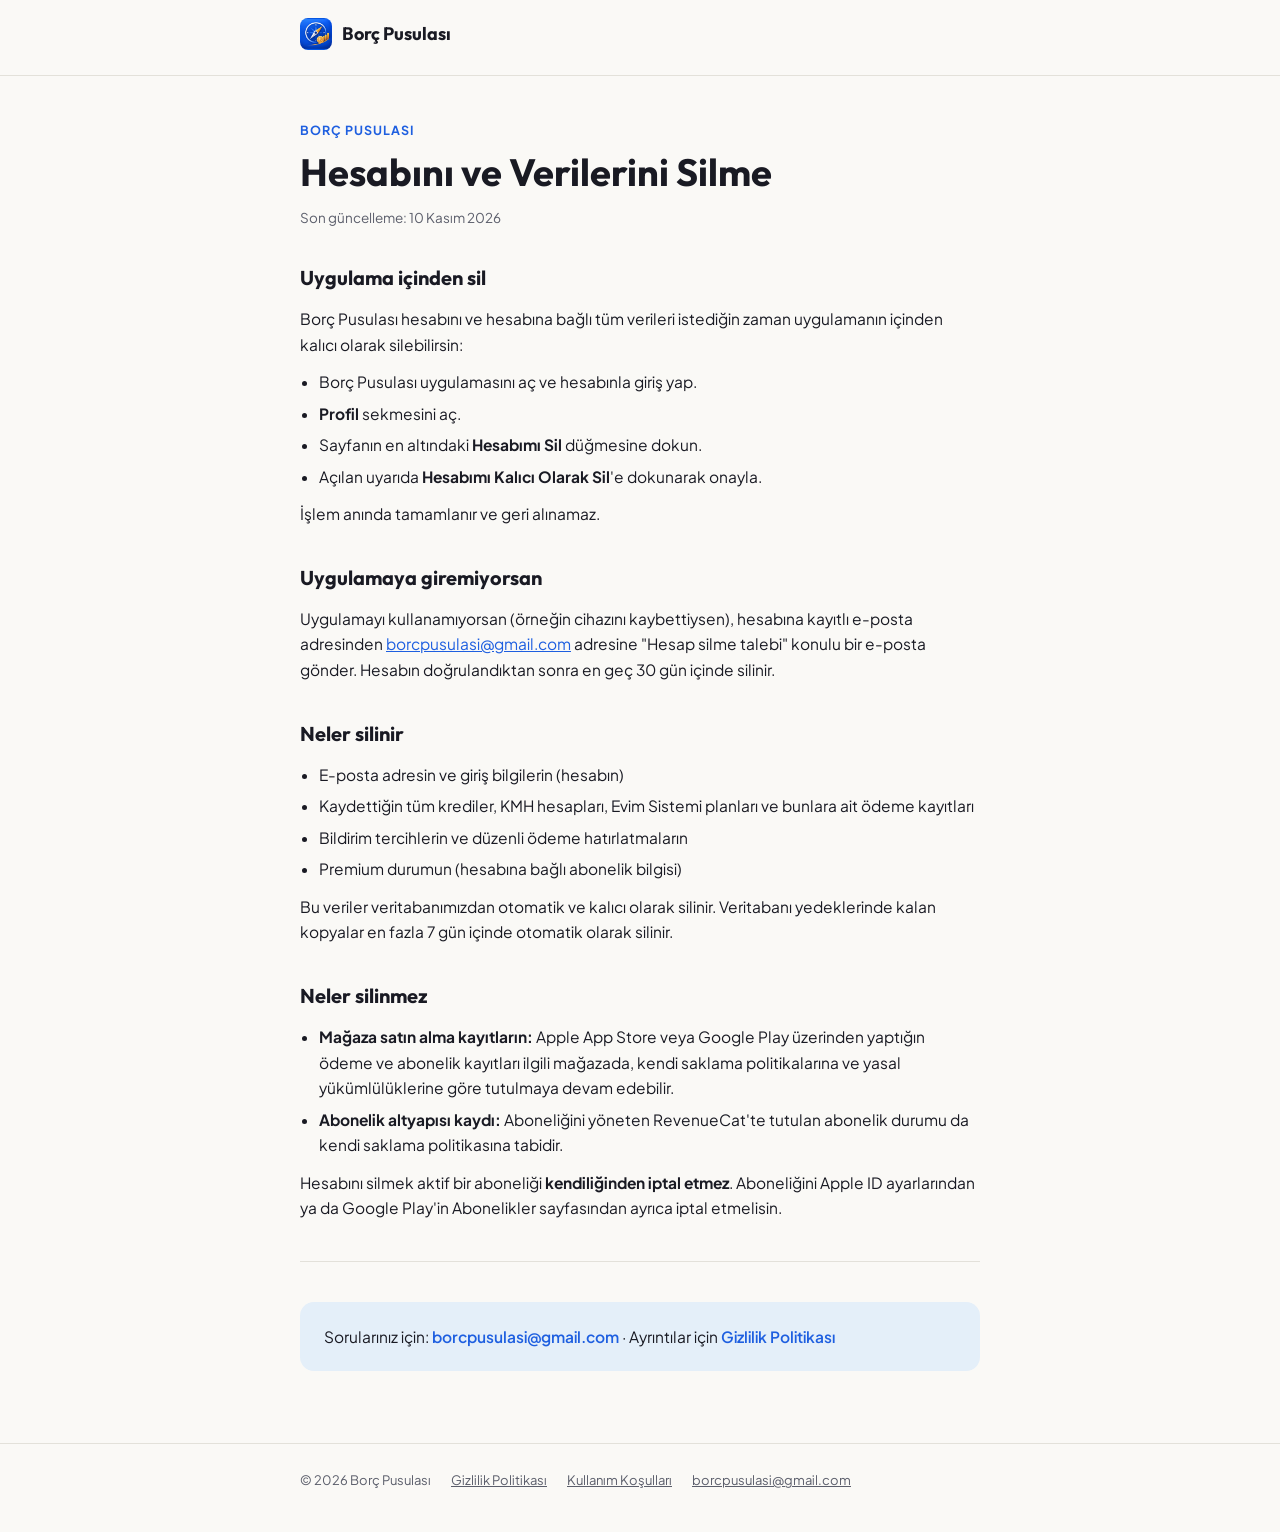
<file: hesap-silme/index.html>
<!doctype html>
<html lang="tr">
<head>
<meta charset="utf-8">
<meta name="viewport" content="width=device-width, initial-scale=1">
<title>Hesap Silme | Borç Pusulası</title>
<meta name="description" content="Borç Pusulası hesabını ve verilerini nasıl silebileceğin: uygulama içinden adım adım ya da e-posta ile.">
<link rel="canonical" href="https://borcpusulasi.com/hesap-silme/">
<link rel="icon" type="image/png" href="/favicon.png">
<link rel="apple-touch-icon" href="/img/apple-touch-icon.png">
<meta name="theme-color" content="#1E5FE0">
<style>
  @font-face { font-family: 'Outfit'; src: url(/fonts/Outfit_700Bold.ttf) format('truetype'); font-weight: 700; font-display: swap; }
  @font-face { font-family: 'Jakarta'; src: url(/fonts/PlusJakartaSans_400Regular.ttf) format('truetype'); font-weight: 400; font-display: swap; }
  @font-face { font-family: 'Jakarta'; src: url(/fonts/PlusJakartaSans_600SemiBold.ttf) format('truetype'); font-weight: 600; font-display: swap; }
  @font-face { font-family: 'Jakarta'; src: url(/fonts/PlusJakartaSans_700Bold.ttf) format('truetype'); font-weight: 700; font-display: swap; }
  :root { --bg:#FAF9F6; --surface:#FFFFFF; --ink:#191A23; --ink-soft:#5B5E6B; --blue:#1E5FE0; --blue-soft:#E4EFF9; --line:#E3E1DA; }
  @media (prefers-color-scheme: dark) {
    :root { --bg:#121212; --surface:#1A1A1A; --ink:#FFFFFF; --ink-soft:#A8A8A8; --blue:#3F7CE8; --blue-soft:#1F2C45; --line:#2B2B2B; }
  }
  * { box-sizing: border-box; }
  html { scroll-behavior: smooth; }
  body { margin:0; background:var(--bg); color:var(--ink); font-family:'Jakarta', -apple-system, 'Segoe UI', sans-serif; line-height:1.65; -webkit-font-smoothing:antialiased; }
  a { color: var(--blue); }
  .wrap { max-width: 720px; margin: 0 auto; padding-inline: 20px; }
  .top { padding-block: 18px; border-bottom: 1px solid var(--line); }
  .top a { display:inline-flex; align-items:center; gap:10px; color:var(--ink); text-decoration:none; font-family:'Outfit', sans-serif; font-weight:700; font-size:18px; }
  .top img { width:32px; height:32px; border-radius:8px; }
  main { padding-block: 44px 72px; }
  .kicker { font-size:12.5px; font-weight:700; letter-spacing:.08em; text-transform:uppercase; color:var(--blue); margin:0 0 10px; }
  h1 { font-family:'Outfit', sans-serif; font-weight:700; font-size:clamp(28px,5vw,38px); line-height:1.15; margin:0 0 12px; text-wrap:balance; }
  .updated { font-size:13.5px; color:var(--ink-soft); margin:0; }
  .toc { background:var(--surface); border:1px solid var(--line); border-radius:14px; padding:20px 24px; margin:32px 0 44px; }
  .toc-title { font-size:11.5px; font-weight:700; letter-spacing:.06em; text-transform:uppercase; color:var(--ink-soft); margin:0 0 12px; }
  .toc ol { margin:0; padding:0 0 0 1.1em; columns:2; column-gap:24px; font-size:14px; }
  @media (max-width: 520px) { .toc ol { columns:1; } }
  .toc li { margin-bottom:6px; }
  .toc a { color:var(--ink); text-decoration:none; }
  .toc a:hover { color:var(--blue); }
  section { margin-bottom:34px; scroll-margin-top:20px; }
  h2 { font-family:'Outfit', sans-serif; font-weight:700; font-size:20px; margin:0 0 12px; display:flex; align-items:baseline; gap:10px; }
  h2 .num { font-family:'Jakarta', sans-serif; font-size:13px; font-weight:700; color:var(--blue); background:var(--blue-soft); border-radius:6px; padding:2px 7px; }
  p { font-size:15.5px; margin:0 0 12px; max-width:64ch; }
  ul { margin:0 0 12px; padding-left:1.2em; max-width:64ch; }
  li { margin-bottom:6px; font-size:15.5px; }
  strong { font-weight:700; }
  hr.rule { border:none; border-top:1px solid var(--line); margin:40px 0; }
  .contact-card { background:var(--blue-soft); border-radius:14px; padding:22px 24px; }
  .contact-card p { margin:0; max-width:none; }
  .contact-card a { font-weight:600; text-decoration:none; }
  footer { border-top:1px solid var(--line); padding-block:26px 40px; font-size:13px; color:var(--ink-soft); }
  footer .wrap { display:flex; flex-wrap:wrap; gap:8px 20px; align-items:center; }
  footer a { color:var(--ink-soft); }
</style>
<script data-goatcounter="https://borcpusulasi.goatcounter.com/count" async src="//gc.zgo.at/count.js"></script>
</head>
<body>
<div class="top"><div class="wrap"><a href="/"><img src="/img/icon-112.png" alt="" width="32" height="32">Borç Pusulası</a></div></div>
<main>
  <div class="wrap">
    <header>
      <p class="kicker">Borç Pusulası</p>
      <h1>Hesabını ve Verilerini Silme</h1>
      <p class="updated">Son güncelleme: 10 Kasım 2026</p>
    </header>

    <section style="margin-top:32px">
      <h2>Uygulama içinden sil</h2>
      <p>Borç Pusulası hesabını ve hesabına bağlı tüm verileri istediğin zaman uygulamanın içinden kalıcı olarak silebilirsin:</p>
      <ul>
        <li>Borç Pusulası uygulamasını aç ve hesabınla giriş yap.</li>
        <li><strong>Profil</strong> sekmesini aç.</li>
        <li>Sayfanın en altındaki <strong>Hesabımı Sil</strong> düğmesine dokun.</li>
        <li>Açılan uyarıda <strong>Hesabımı Kalıcı Olarak Sil</strong>'e dokunarak onayla.</li>
      </ul>
      <p>İşlem anında tamamlanır ve geri alınamaz.</p>
    </section>

    <section>
      <h2>Uygulamaya giremiyorsan</h2>
      <p>Uygulamayı kullanamıyorsan (örneğin cihazını kaybettiysen), hesabına kayıtlı e-posta adresinden <a href="mailto:borcpusulasi@gmail.com?subject=Hesap%20silme%20talebi">borcpusulasi@gmail.com</a> adresine "Hesap silme talebi" konulu bir e-posta gönder. Hesabın doğrulandıktan sonra en geç 30 gün içinde silinir.</p>
    </section>

    <section>
      <h2>Neler silinir</h2>
      <ul>
        <li>E-posta adresin ve giriş bilgilerin (hesabın)</li>
        <li>Kaydettiğin tüm krediler, KMH hesapları, Evim Sistemi planları ve bunlara ait ödeme kayıtları</li>
        <li>Bildirim tercihlerin ve düzenli ödeme hatırlatmaların</li>
        <li>Premium durumun (hesabına bağlı abonelik bilgisi)</li>
      </ul>
      <p>Bu veriler veritabanımızdan otomatik ve kalıcı olarak silinir. Veritabanı yedeklerinde kalan kopyalar en fazla 7 gün içinde otomatik olarak silinir.</p>
    </section>

    <section>
      <h2>Neler silinmez</h2>
      <ul>
        <li><strong>Mağaza satın alma kayıtların:</strong> Apple App Store veya Google Play üzerinden yaptığın ödeme ve abonelik kayıtları ilgili mağazada, kendi saklama politikalarına ve yasal yükümlülüklerine göre tutulmaya devam edebilir.</li>
        <li><strong>Abonelik altyapısı kaydı:</strong> Aboneliğini yöneten RevenueCat'te tutulan abonelik durumu da kendi saklama politikasına tabidir.</li>
      </ul>
      <p>Hesabını silmek aktif bir aboneliği <strong>kendiliğinden iptal etmez</strong>. Aboneliğini Apple ID ayarlarından ya da Google Play'in Abonelikler sayfasından ayrıca iptal etmelisin.</p>
    </section>

    <hr class="rule">
    <div class="contact-card">
      <p>Sorularınız için: <a href="mailto:borcpusulasi@gmail.com">borcpusulasi@gmail.com</a> · Ayrıntılar için <a href="/gizlilik/">Gizlilik Politikası</a></p>
    </div>
  </div>
</main>
<footer>
  <div class="wrap">
    <span>© 2026 Borç Pusulası</span>
    <a href="/gizlilik/">Gizlilik Politikası</a>
    <a href="/kosullar/">Kullanım Koşulları</a>
    <a href="mailto:borcpusulasi@gmail.com">borcpusulasi@gmail.com</a>
  </div>
</footer>
</body>
</html>
</file>
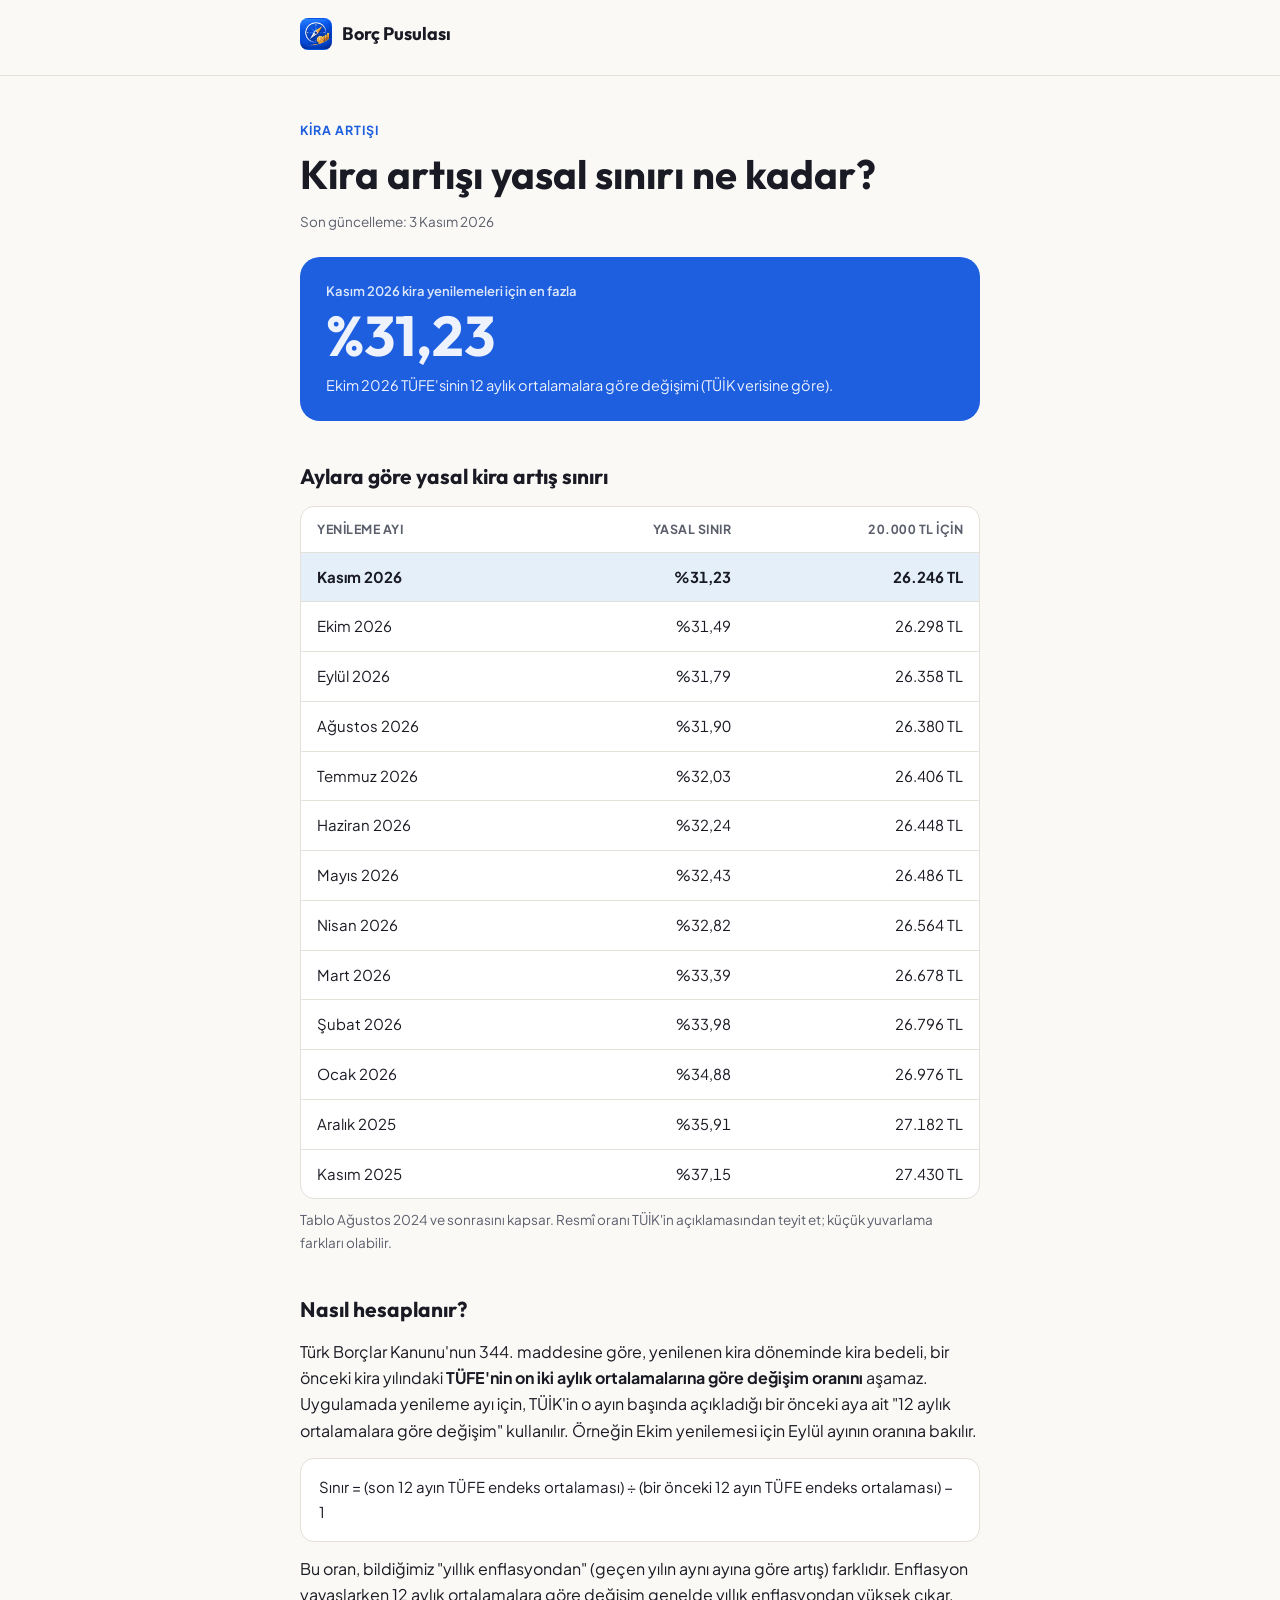
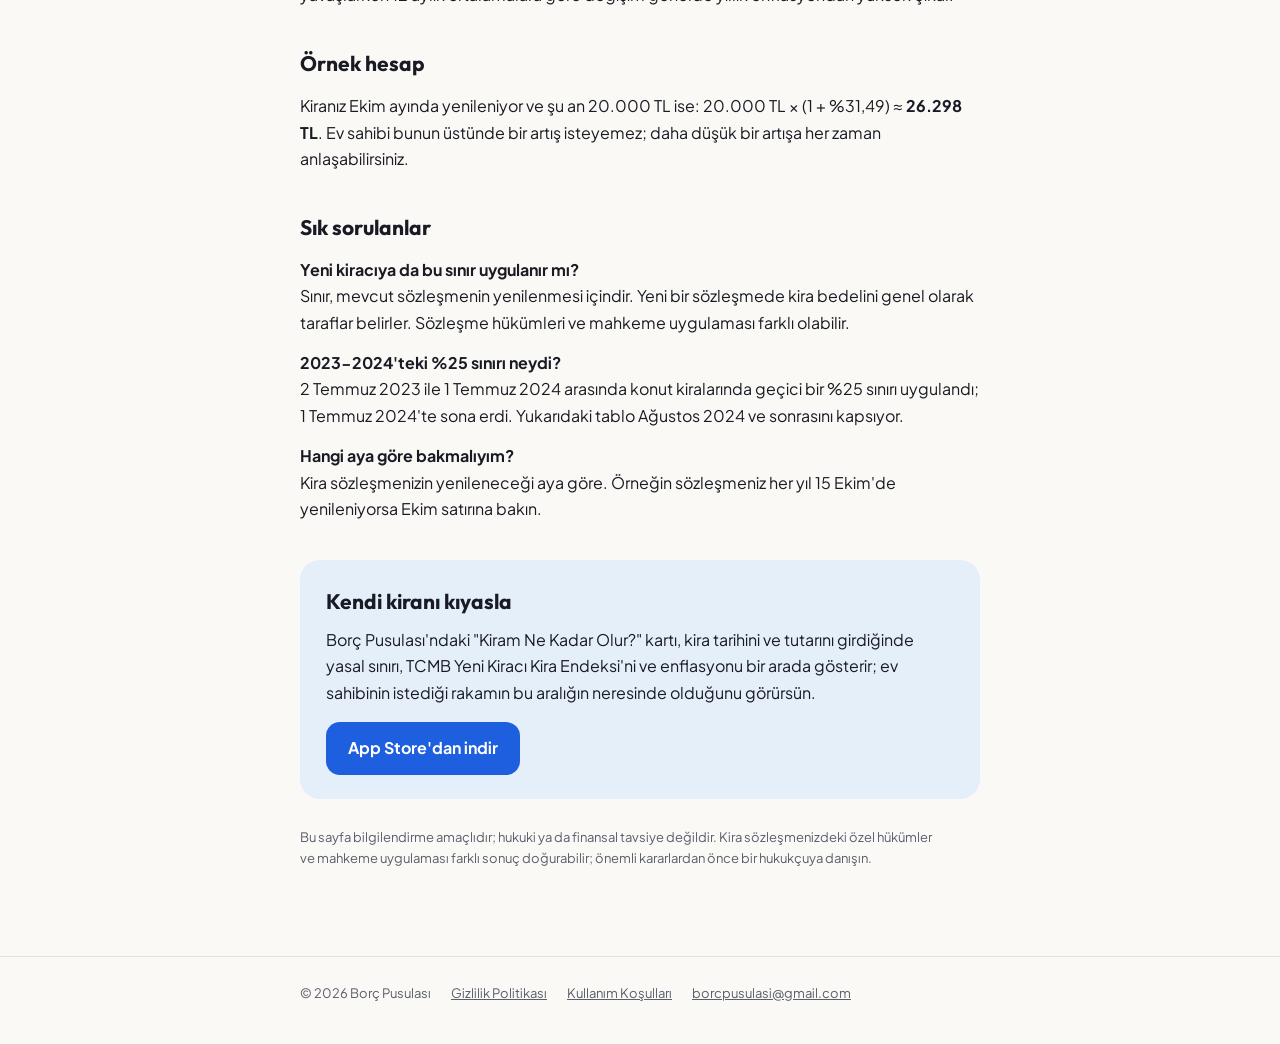
<file: kira-artis-siniri/index.html>
<!doctype html>
<html lang="tr">
<head>
<meta charset="utf-8">
<meta name="viewport" content="width=device-width, initial-scale=1">
<title>Kira artışı yasal sınırı Kasım 2026: %31,23 | Borç Pusulası</title>
<meta name="description" content="Kasım 2026 kira yenilemelerinde yasal artış sınırı %31,23. Aylara göre kira artış sınırı tablosu, nasıl hesaplandığı ve örnek hesap.">
<link rel="canonical" href="https://borcpusulasi.com/kira-artis-siniri/">
<meta property="og:type" content="article">
<meta property="og:title" content="Kira artışı yasal sınırı Kasım 2026: %31,23">
<meta property="og:description" content="Kasım 2026 kira yenilemelerinde yasal artış sınırı %31,23. Aylara göre kira artış sınırı tablosu, nasıl hesaplandığı ve örnek hesap.">
<meta property="og:url" content="https://borcpusulasi.com/kira-artis-siniri/">
<meta property="og:image" content="https://borcpusulasi.com/img/share.jpg">
<meta property="og:locale" content="tr_TR">
<link rel="icon" type="image/png" href="/favicon.png">
<link rel="apple-touch-icon" href="/img/apple-touch-icon.png">
<meta name="theme-color" content="#1E5FE0">
<style>
  @font-face { font-family: 'Outfit'; src: url(/fonts/Outfit_700Bold.ttf) format('truetype'); font-weight: 700; font-display: swap; }
  @font-face { font-family: 'Jakarta'; src: url(/fonts/PlusJakartaSans_400Regular.ttf) format('truetype'); font-weight: 400; font-display: swap; }
  @font-face { font-family: 'Jakarta'; src: url(/fonts/PlusJakartaSans_600SemiBold.ttf) format('truetype'); font-weight: 600; font-display: swap; }
  @font-face { font-family: 'Jakarta'; src: url(/fonts/PlusJakartaSans_700Bold.ttf) format('truetype'); font-weight: 700; font-display: swap; }
  :root { --bg:#FAF9F6; --surface:#FFFFFF; --ink:#191A23; --ink-soft:#5B5E6B; --blue:#1E5FE0; --blue-soft:#E4EFF9; --gold:#F2A93B; --line:#E3E1DA; }
  @media (prefers-color-scheme: dark) {
    :root { --bg:#121212; --surface:#1A1A1A; --ink:#FFFFFF; --ink-soft:#A8A8A8; --blue:#3F7CE8; --blue-soft:#1F2C45; --line:#2B2B2B; }
  }
  * { box-sizing: border-box; }
  body { margin:0; background:var(--bg); color:var(--ink); font-family:'Jakarta', -apple-system, 'Segoe UI', sans-serif; line-height:1.65; -webkit-font-smoothing:antialiased; }
  a { color: var(--blue); }
  .wrap { max-width: 720px; margin: 0 auto; padding-inline: 20px; }
  .top { padding-block: 18px; border-bottom: 1px solid var(--line); }
  .top a { display:inline-flex; align-items:center; gap:10px; color:var(--ink); text-decoration:none; font-family:'Outfit', sans-serif; font-weight:700; font-size:18px; }
  .top img { width:32px; height:32px; border-radius:8px; }
  main { padding-block: 44px 72px; }
  .kicker { font-size:12.5px; font-weight:700; letter-spacing:.08em; text-transform:uppercase; color:var(--blue); margin:0 0 10px; }
  h1 { font-family:'Outfit', sans-serif; font-weight:700; font-size:clamp(28px,5vw,40px); line-height:1.15; margin:0 0 14px; text-wrap:balance; }
  h2 { font-family:'Outfit', sans-serif; font-weight:700; font-size:21px; margin:38px 0 12px; }
  p { font-size:16px; margin:0 0 14px; max-width:64ch; }
  .updated { font-size:13.5px; color:var(--ink-soft); margin:0 0 24px; }
  .answer { background:var(--blue); color:#fff; border-radius:20px; padding:24px 26px; margin:0 0 8px; }
  .answer .lbl { font-size:13px; font-weight:600; opacity:.85; margin:0 0 4px; }
  .answer .big { font-family:'Outfit', sans-serif; font-weight:700; font-size:clamp(40px,9vw,56px); line-height:1.05; margin:0 0 8px; }
  .answer p { font-size:14.5px; margin:0; opacity:.92; }
  .tablewrap { overflow-x:auto; border:1px solid var(--line); border-radius:14px; background:var(--surface); }
  table { width:100%; border-collapse:collapse; font-size:15px; }
  th, td { text-align:left; padding:12px 16px; border-bottom:1px solid var(--line); white-space:nowrap; }
  th { font-size:12.5px; letter-spacing:.04em; text-transform:uppercase; color:var(--ink-soft); }
  tr:last-child td { border-bottom:none; }
  td:nth-child(2), td:nth-child(3), th:nth-child(2), th:nth-child(3) { text-align:right; font-variant-numeric: tabular-nums; }
  @media (max-width: 480px) { th, td { padding: 10px 10px; font-size: 14px; } th { font-size: 11px; } }
  tr.now td { background:var(--blue-soft); font-weight:700; }
  .note { font-size:13.5px; color:var(--ink-soft); }
  .formula { background:var(--surface); border:1px solid var(--line); border-radius:14px; padding:16px 18px; font-size:15px; margin:0 0 14px; }
  .cta { background:var(--blue-soft); border-radius:20px; padding:24px 26px; margin:38px 0 0; }
  .cta h2 { margin:0 0 8px; }
  .cta p { margin:0 0 16px; }
  .btn { display:inline-block; background:var(--blue); color:#fff; text-decoration:none; font-weight:700; padding:13px 22px; border-radius:14px; }
  footer { border-top:1px solid var(--line); padding-block:26px 40px; font-size:13px; color:var(--ink-soft); }
  footer .wrap { display:flex; flex-wrap:wrap; gap:8px 20px; align-items:center; }
  footer a { color:var(--ink-soft); }
  .legal { font-size:13px; color:var(--ink-soft); margin-top:28px; }
</style>
<script data-goatcounter="https://borcpusulasi.goatcounter.com/count" async src="//gc.zgo.at/count.js"></script>
</head>
<body>
<div class="top"><div class="wrap"><a href="/"><img src="/img/icon-112.png" alt="" width="32" height="32">Borç Pusulası</a></div></div>
<main>
  <div class="wrap">
    <p class="kicker">Kira artışı</p>
    <h1>Kira artışı yasal sınırı ne kadar?</h1>
    <p class="updated">Son güncelleme: 3 Kasım 2026</p>

    <div class="answer">
      <p class="lbl">Kasım 2026 kira yenilemeleri için en fazla</p>
      <p class="big">%31,23</p>
      <p>Ekim 2026 TÜFE'sinin 12 aylık ortalamalara göre değişimi (TÜİK verisine göre).</p>
    </div>

    <h2>Aylara göre yasal kira artış sınırı</h2>
    <div class="tablewrap">
      <table>
        <thead><tr><th>Yenileme ayı</th><th>Yasal sınır</th><th>20.000 TL için</th></tr></thead>
        <tbody>
          <tr class="now"><td>Kasım 2026</td><td>%31,23</td><td>26.246 TL</td></tr>
          <tr><td>Ekim 2026</td><td>%31,49</td><td>26.298 TL</td></tr>
          <tr><td>Eylül 2026</td><td>%31,79</td><td>26.358 TL</td></tr>
          <tr><td>Ağustos 2026</td><td>%31,90</td><td>26.380 TL</td></tr>
          <tr><td>Temmuz 2026</td><td>%32,03</td><td>26.406 TL</td></tr>
          <tr><td>Haziran 2026</td><td>%32,24</td><td>26.448 TL</td></tr>
          <tr><td>Mayıs 2026</td><td>%32,43</td><td>26.486 TL</td></tr>
          <tr><td>Nisan 2026</td><td>%32,82</td><td>26.564 TL</td></tr>
          <tr><td>Mart 2026</td><td>%33,39</td><td>26.678 TL</td></tr>
          <tr><td>Şubat 2026</td><td>%33,98</td><td>26.796 TL</td></tr>
          <tr><td>Ocak 2026</td><td>%34,88</td><td>26.976 TL</td></tr>
          <tr><td>Aralık 2025</td><td>%35,91</td><td>27.182 TL</td></tr>
          <tr><td>Kasım 2025</td><td>%37,15</td><td>27.430 TL</td></tr>
        </tbody>
      </table>
    </div>
    <p class="note" style="margin-top:10px">Tablo Ağustos 2024 ve sonrasını kapsar. Resmî oranı TÜİK'in açıklamasından teyit et; küçük yuvarlama farkları olabilir.</p>

    <h2>Nasıl hesaplanır?</h2>
    <p>Türk Borçlar Kanunu'nun 344. maddesine göre, yenilenen kira döneminde kira bedeli, bir önceki kira yılındaki <strong>TÜFE'nin on iki aylık ortalamalarına göre değişim oranını</strong> aşamaz. Uygulamada yenileme ayı için, TÜİK'in o ayın başında açıkladığı bir önceki aya ait "12 aylık ortalamalara göre değişim" kullanılır. Örneğin Ekim yenilemesi için Eylül ayının oranına bakılır.</p>
    <div class="formula">Sınır = (son 12 ayın TÜFE endeks ortalaması) ÷ (bir önceki 12 ayın TÜFE endeks ortalaması) − 1</div>
    <p>Bu oran, bildiğimiz "yıllık enflasyondan" (geçen yılın aynı ayına göre artış) farklıdır. Enflasyon yavaşlarken 12 aylık ortalamalara göre değişim genelde yıllık enflasyondan yüksek çıkar.</p>

    <h2>Örnek hesap</h2>
    <p>Kiranız Ekim ayında yenileniyor ve şu an 20.000 TL ise: 20.000 TL × (1 + %31,49) ≈ <strong>26.298 TL</strong>. Ev sahibi bunun üstünde bir artış isteyemez; daha düşük bir artışa her zaman anlaşabilirsiniz.</p>

    <h2>Sık sorulanlar</h2>
    <p><strong>Yeni kiracıya da bu sınır uygulanır mı?</strong><br>Sınır, mevcut sözleşmenin yenilenmesi içindir. Yeni bir sözleşmede kira bedelini genel olarak taraflar belirler. Sözleşme hükümleri ve mahkeme uygulaması farklı olabilir.</p>
    <p><strong>2023-2024'teki %25 sınırı neydi?</strong><br>2 Temmuz 2023 ile 1 Temmuz 2024 arasında konut kiralarında geçici bir %25 sınırı uygulandı; 1 Temmuz 2024'te sona erdi. Yukarıdaki tablo Ağustos 2024 ve sonrasını kapsıyor.</p>
    <p><strong>Hangi aya göre bakmalıyım?</strong><br>Kira sözleşmenizin yenileneceği aya göre. Örneğin sözleşmeniz her yıl 15 Ekim'de yenileniyorsa Ekim satırına bakın.</p>

    <div class="cta">
      <h2>Kendi kiranı kıyasla</h2>
      <p>Borç Pusulası'ndaki "Kiram Ne Kadar Olur?" kartı, kira tarihini ve tutarını girdiğinde yasal sınırı, TCMB Yeni Kiracı Kira Endeksi'ni ve enflasyonu bir arada gösterir; ev sahibinin istediği rakamın bu aralığın neresinde olduğunu görürsün.</p>
      <a class="btn" href="https://apps.apple.com/tr/app/bor%C3%A7-pusulas%C4%B1-kredi-evim/id6811901426?l=tr">App Store'dan indir</a>
    </div>

    <p class="legal">Bu sayfa bilgilendirme amaçlıdır; hukuki ya da finansal tavsiye değildir. Kira sözleşmenizdeki özel hükümler ve mahkeme uygulaması farklı sonuç doğurabilir; önemli kararlardan önce bir hukukçuya danışın.</p>
  </div>
</main>
<footer>
  <div class="wrap">
    <span>© 2026 Borç Pusulası</span>
    <a href="/gizlilik/">Gizlilik Politikası</a>
    <a href="/kosullar/">Kullanım Koşulları</a>
    <a href="mailto:borcpusulasi@gmail.com">borcpusulasi@gmail.com</a>
  </div>
</footer>
</body>
</html>
</file>
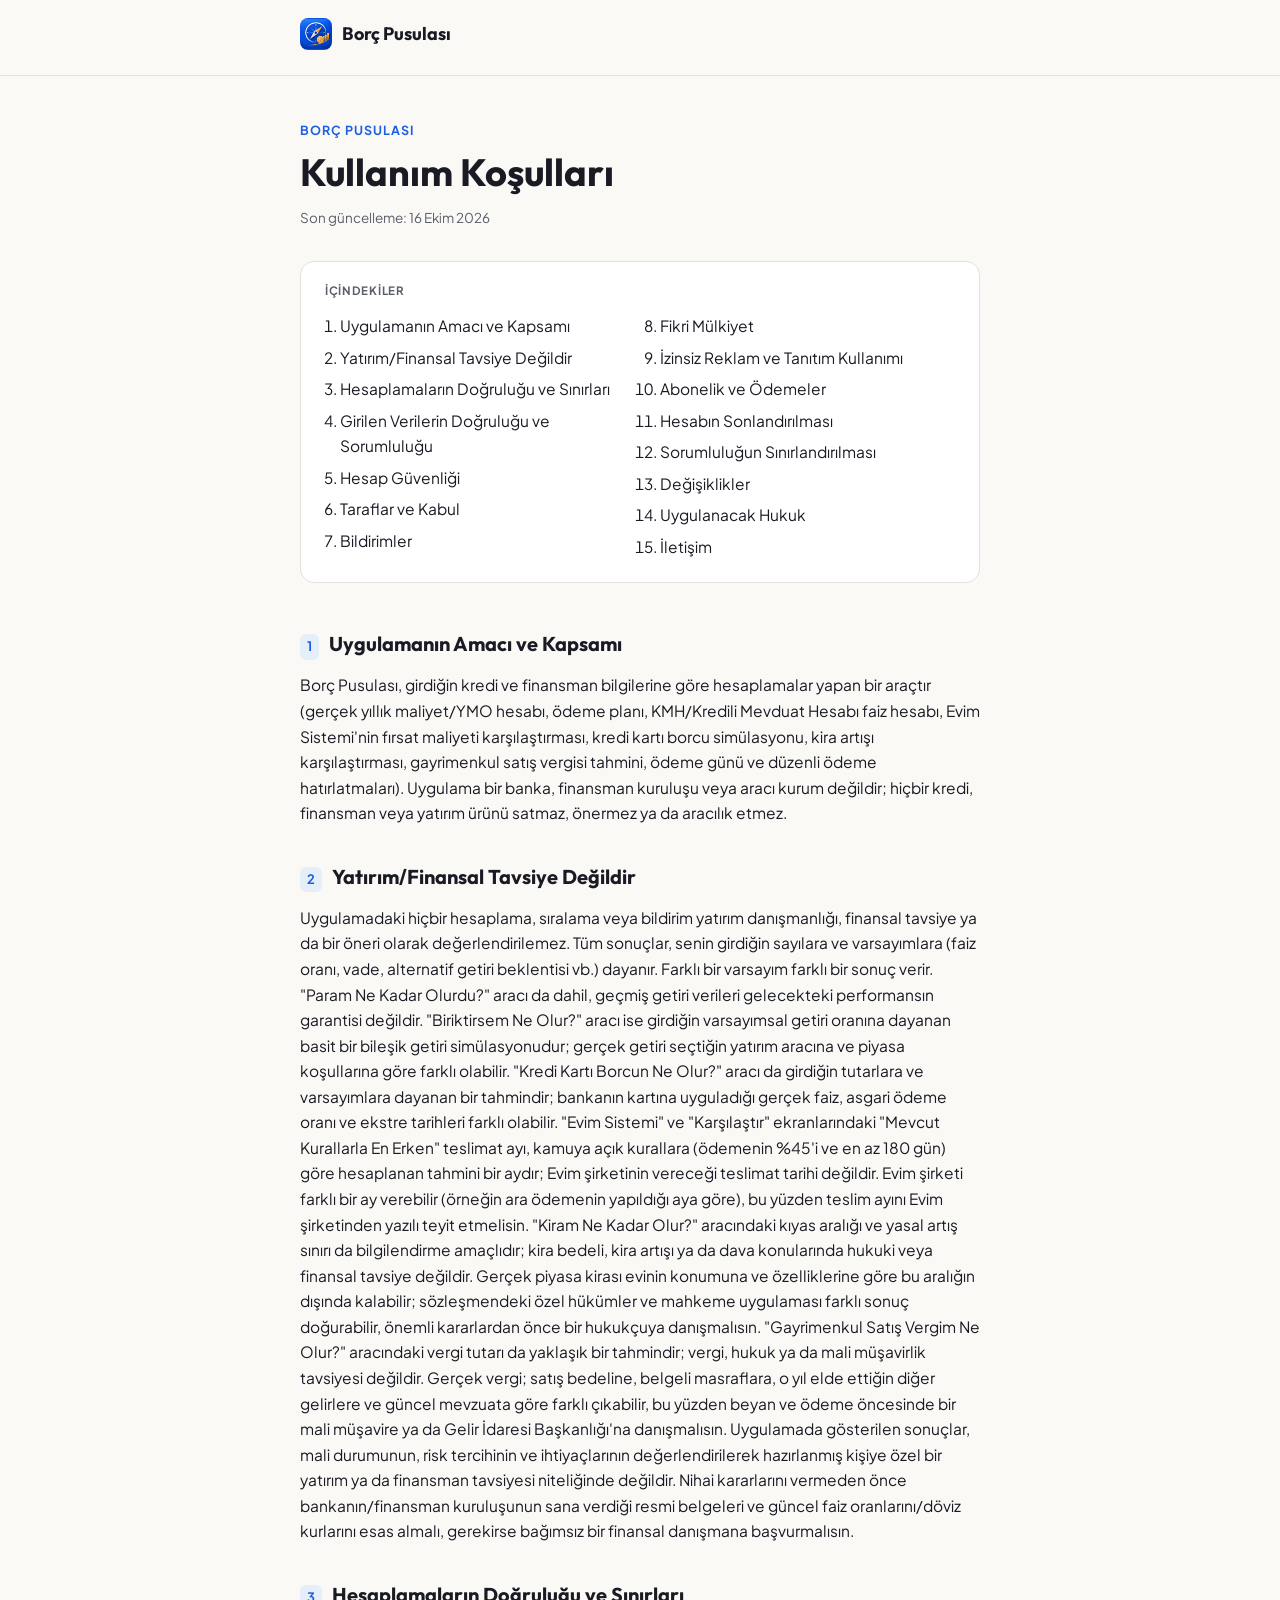
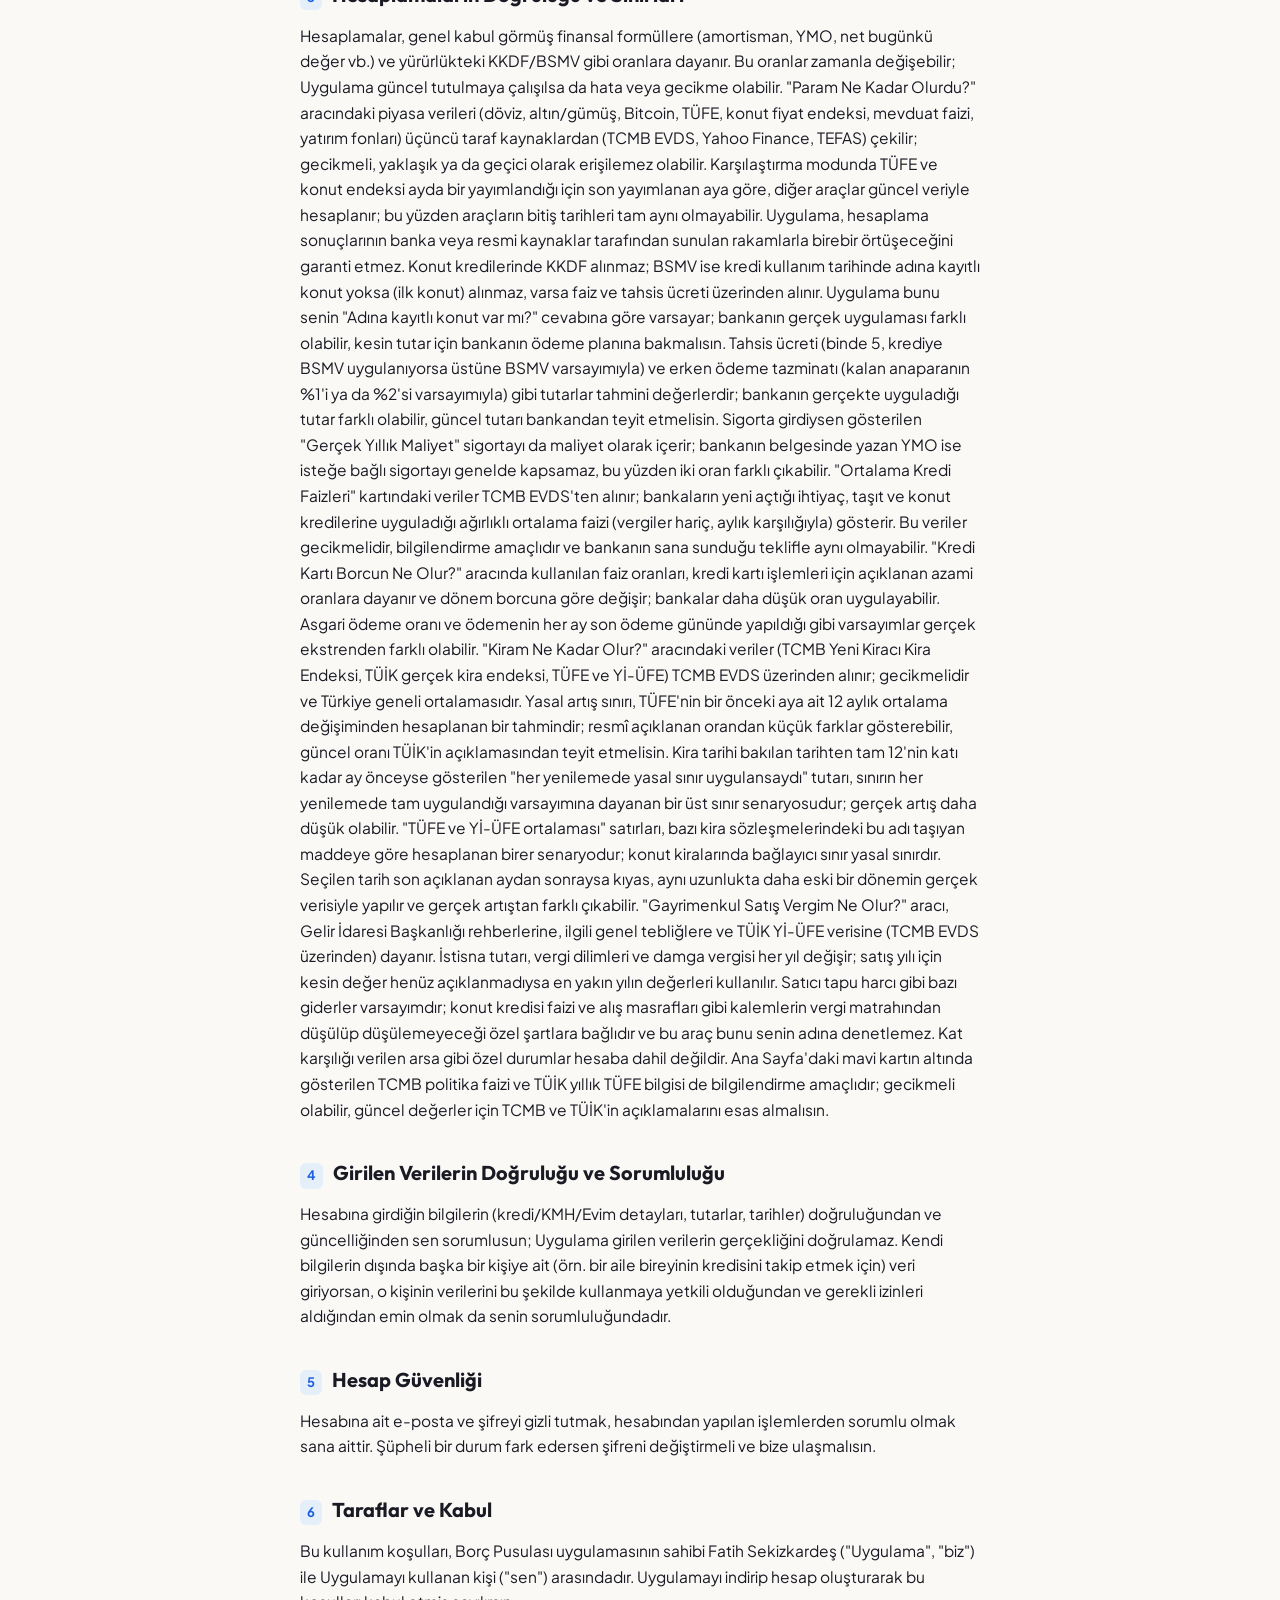
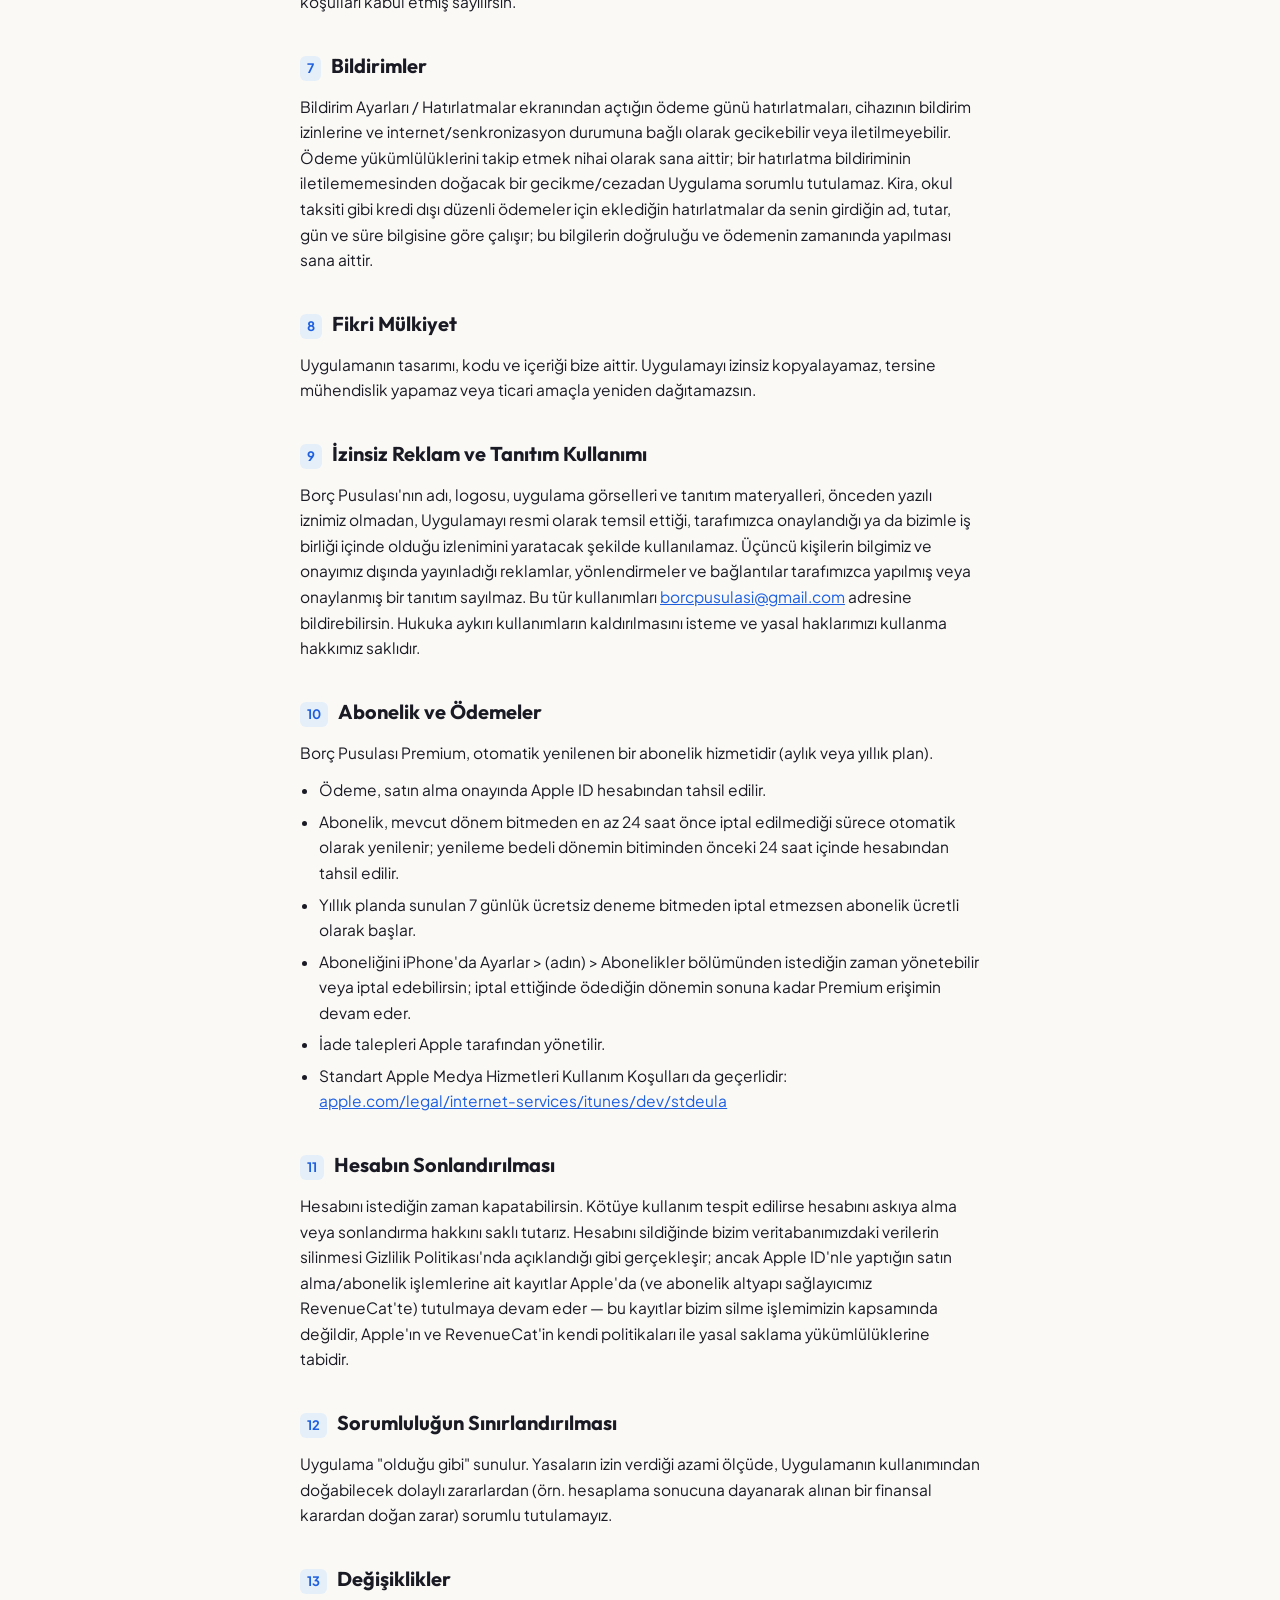
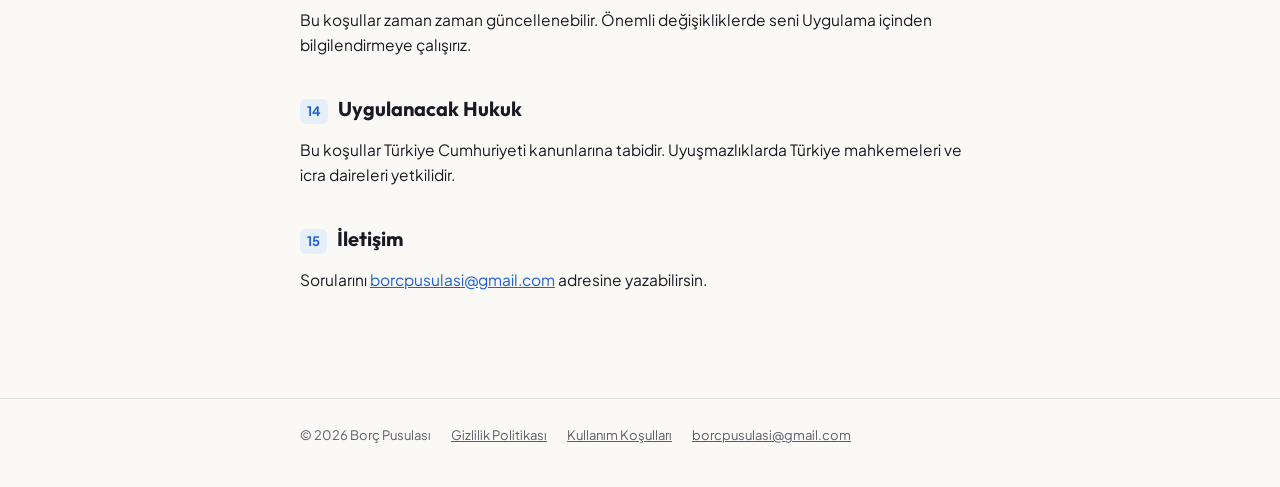
<file: kosullar/index.html>
<!doctype html>
<html lang="tr">
<head>
<meta charset="utf-8">
<meta name="viewport" content="width=device-width, initial-scale=1">
<title>Kullanım Koşulları | Borç Pusulası</title>
<meta name="description" content="Borç Pusulası uygulamasının kullanım koşulları.">
<link rel="canonical" href="https://borcpusulasi.com/kosullar/">
<link rel="icon" type="image/png" href="/favicon.png">
<link rel="apple-touch-icon" href="/img/apple-touch-icon.png">
<meta name="theme-color" content="#1E5FE0">
<style>
  @font-face { font-family: 'Outfit'; src: url(/fonts/Outfit_700Bold.ttf) format('truetype'); font-weight: 700; font-display: swap; }
  @font-face { font-family: 'Jakarta'; src: url(/fonts/PlusJakartaSans_400Regular.ttf) format('truetype'); font-weight: 400; font-display: swap; }
  @font-face { font-family: 'Jakarta'; src: url(/fonts/PlusJakartaSans_600SemiBold.ttf) format('truetype'); font-weight: 600; font-display: swap; }
  @font-face { font-family: 'Jakarta'; src: url(/fonts/PlusJakartaSans_700Bold.ttf) format('truetype'); font-weight: 700; font-display: swap; }
  :root { --bg:#FAF9F6; --surface:#FFFFFF; --ink:#191A23; --ink-soft:#5B5E6B; --blue:#1E5FE0; --blue-soft:#E4EFF9; --line:#E3E1DA; }
  @media (prefers-color-scheme: dark) {
    :root { --bg:#121212; --surface:#1A1A1A; --ink:#FFFFFF; --ink-soft:#A8A8A8; --blue:#3F7CE8; --blue-soft:#1F2C45; --line:#2B2B2B; }
  }
  * { box-sizing: border-box; }
  html { scroll-behavior: smooth; }
  body { margin:0; background:var(--bg); color:var(--ink); font-family:'Jakarta', -apple-system, 'Segoe UI', sans-serif; line-height:1.65; -webkit-font-smoothing:antialiased; }
  a { color: var(--blue); }
  .wrap { max-width: 720px; margin: 0 auto; padding-inline: 20px; }
  .top { padding-block: 18px; border-bottom: 1px solid var(--line); }
  .top a { display:inline-flex; align-items:center; gap:10px; color:var(--ink); text-decoration:none; font-family:'Outfit', sans-serif; font-weight:700; font-size:18px; }
  .top img { width:32px; height:32px; border-radius:8px; }
  main { padding-block: 44px 72px; }
  .kicker { font-size:12.5px; font-weight:700; letter-spacing:.08em; text-transform:uppercase; color:var(--blue); margin:0 0 10px; }
  h1 { font-family:'Outfit', sans-serif; font-weight:700; font-size:clamp(28px,5vw,38px); line-height:1.15; margin:0 0 12px; text-wrap:balance; }
  .updated { font-size:13.5px; color:var(--ink-soft); margin:0; }
  .toc { background:var(--surface); border:1px solid var(--line); border-radius:14px; padding:20px 24px; margin:32px 0 44px; }
  .toc-title { font-size:11.5px; font-weight:700; letter-spacing:.06em; text-transform:uppercase; color:var(--ink-soft); margin:0 0 12px; }
  .toc ol { margin:0; padding:0 0 0 1.1em; columns:2; column-gap:24px; font-size:14px; }
  @media (max-width: 520px) { .toc ol { columns:1; } }
  .toc li { margin-bottom:6px; }
  .toc a { color:var(--ink); text-decoration:none; }
  .toc a:hover { color:var(--blue); }
  section { margin-bottom:34px; scroll-margin-top:20px; }
  h2 { font-family:'Outfit', sans-serif; font-weight:700; font-size:20px; margin:0 0 12px; display:flex; align-items:baseline; gap:10px; }
  h2 .num { font-family:'Jakarta', sans-serif; font-size:13px; font-weight:700; color:var(--blue); background:var(--blue-soft); border-radius:6px; padding:2px 7px; }
  p { font-size:15.5px; margin:0 0 12px; max-width:64ch; }
  ul { margin:0 0 12px; padding-left:1.2em; max-width:64ch; }
  li { margin-bottom:6px; font-size:15.5px; }
  strong { font-weight:700; }
  hr.rule { border:none; border-top:1px solid var(--line); margin:40px 0; }
  .contact-card { background:var(--blue-soft); border-radius:14px; padding:22px 24px; }
  .contact-card p { margin:0; max-width:none; }
  .contact-card a { font-weight:600; text-decoration:none; }
  footer { border-top:1px solid var(--line); padding-block:26px 40px; font-size:13px; color:var(--ink-soft); }
  footer .wrap { display:flex; flex-wrap:wrap; gap:8px 20px; align-items:center; }
  footer a { color:var(--ink-soft); }
</style>
<script data-goatcounter="https://borcpusulasi.goatcounter.com/count" async src="//gc.zgo.at/count.js"></script>
</head>
<body>
<div class="top"><div class="wrap"><a href="/"><img src="/img/icon-112.png" alt="" width="32" height="32">Borç Pusulası</a></div></div>
<main>
  <div class="wrap">
    <header>
      <p class="kicker">Borç Pusulası</p>
      <h1>Kullanım Koşulları</h1>
      <p class="updated">Son güncelleme: 16 Ekim 2026</p>
    </header>
    <nav class="toc" aria-label="İçindekiler">
    <p class="toc-title">İçindekiler</p>
    <ol>
      <li><a href="#m1">Uygulamanın Amacı ve Kapsamı</a></li>
      <li><a href="#m2">Yatırım/Finansal Tavsiye Değildir</a></li>
      <li><a href="#m3">Hesaplamaların Doğruluğu ve Sınırları</a></li>
      <li><a href="#m4">Girilen Verilerin Doğruluğu ve Sorumluluğu</a></li>
      <li><a href="#m5">Hesap Güvenliği</a></li>
      <li><a href="#m6">Taraflar ve Kabul</a></li>
      <li><a href="#m7">Bildirimler</a></li>
      <li><a href="#m8">Fikri Mülkiyet</a></li>
      <li><a href="#m9">İzinsiz Reklam ve Tanıtım Kullanımı</a></li>
      <li><a href="#m10">Abonelik ve Ödemeler</a></li>
      <li><a href="#m11">Hesabın Sonlandırılması</a></li>
      <li><a href="#m12">Sorumluluğun Sınırlandırılması</a></li>
      <li><a href="#m13">Değişiklikler</a></li>
      <li><a href="#m14">Uygulanacak Hukuk</a></li>
      <li><a href="#m15">İletişim</a></li>
    </ol>
  </nav>

  <section id="m1">
    <h2><span class="num">1</span>Uygulamanın Amacı ve Kapsamı</h2>
    <p>Borç Pusulası, girdiğin kredi ve finansman bilgilerine göre hesaplamalar yapan bir araçtır (gerçek yıllık maliyet/YMO hesabı, ödeme planı, KMH/Kredili Mevduat Hesabı faiz hesabı, Evim Sistemi'nin fırsat maliyeti karşılaştırması, kredi kartı borcu simülasyonu, kira artışı karşılaştırması, gayrimenkul satış vergisi tahmini, ödeme günü ve düzenli ödeme hatırlatmaları). Uygulama bir banka, finansman kuruluşu veya aracı kurum değildir; hiçbir kredi, finansman veya yatırım ürünü satmaz, önermez ya da aracılık etmez.</p>
  </section>

  <section id="m2">
    <h2><span class="num">2</span>Yatırım/Finansal Tavsiye Değildir</h2>
    <p>Uygulamadaki hiçbir hesaplama, sıralama veya bildirim yatırım danışmanlığı, finansal tavsiye ya da bir öneri olarak değerlendirilemez. Tüm sonuçlar, senin girdiğin sayılara ve varsayımlara (faiz oranı, vade, alternatif getiri beklentisi vb.) dayanır. Farklı bir varsayım farklı bir sonuç verir. "Param Ne Kadar Olurdu?" aracı da dahil, geçmiş getiri verileri gelecekteki performansın garantisi değildir. "Biriktirsem Ne Olur?" aracı ise girdiğin varsayımsal getiri oranına dayanan basit bir bileşik getiri simülasyonudur; gerçek getiri seçtiğin yatırım aracına ve piyasa koşullarına göre farklı olabilir. "Kredi Kartı Borcun Ne Olur?" aracı da girdiğin tutarlara ve varsayımlara dayanan bir tahmindir; bankanın kartına uyguladığı gerçek faiz, asgari ödeme oranı ve ekstre tarihleri farklı olabilir. "Evim Sistemi" ve "Karşılaştır" ekranlarındaki "Mevcut Kurallarla En Erken" teslimat ayı, kamuya açık kurallara (ödemenin %45'i ve en az 180 gün) göre hesaplanan tahmini bir aydır; Evim şirketinin vereceği teslimat tarihi değildir. Evim şirketi farklı bir ay verebilir (örneğin ara ödemenin yapıldığı aya göre), bu yüzden teslim ayını Evim şirketinden yazılı teyit etmelisin. "Kiram Ne Kadar Olur?" aracındaki kıyas aralığı ve yasal artış sınırı da bilgilendirme amaçlıdır; kira bedeli, kira artışı ya da dava konularında hukuki veya finansal tavsiye değildir. Gerçek piyasa kirası evinin konumuna ve özelliklerine göre bu aralığın dışında kalabilir; sözleşmendeki özel hükümler ve mahkeme uygulaması farklı sonuç doğurabilir, önemli kararlardan önce bir hukukçuya danışmalısın. "Gayrimenkul Satış Vergim Ne Olur?" aracındaki vergi tutarı da yaklaşık bir tahmindir; vergi, hukuk ya da mali müşavirlik tavsiyesi değildir. Gerçek vergi; satış bedeline, belgeli masraflara, o yıl elde ettiğin diğer gelirlere ve güncel mevzuata göre farklı çıkabilir, bu yüzden beyan ve ödeme öncesinde bir mali müşavire ya da Gelir İdaresi Başkanlığı'na danışmalısın. Uygulamada gösterilen sonuçlar, mali durumunun, risk tercihinin ve ihtiyaçlarının değerlendirilerek hazırlanmış kişiye özel bir yatırım ya da finansman tavsiyesi niteliğinde değildir. Nihai kararlarını vermeden önce bankanın/finansman kuruluşunun sana verdiği resmi belgeleri ve güncel faiz oranlarını/döviz kurlarını esas almalı, gerekirse bağımsız bir finansal danışmana başvurmalısın.</p>
  </section>

  <section id="m3">
    <h2><span class="num">3</span>Hesaplamaların Doğruluğu ve Sınırları</h2>
    <p>Hesaplamalar, genel kabul görmüş finansal formüllere (amortisman, YMO, net bugünkü değer vb.) ve yürürlükteki KKDF/BSMV gibi oranlara dayanır. Bu oranlar zamanla değişebilir; Uygulama güncel tutulmaya çalışılsa da hata veya gecikme olabilir. "Param Ne Kadar Olurdu?" aracındaki piyasa verileri (döviz, altın/gümüş, Bitcoin, TÜFE, konut fiyat endeksi, mevduat faizi, yatırım fonları) üçüncü taraf kaynaklardan (TCMB EVDS, Yahoo Finance, TEFAS) çekilir; gecikmeli, yaklaşık ya da geçici olarak erişilemez olabilir. Karşılaştırma modunda TÜFE ve konut endeksi ayda bir yayımlandığı için son yayımlanan aya göre, diğer araçlar güncel veriyle hesaplanır; bu yüzden araçların bitiş tarihleri tam aynı olmayabilir. Uygulama, hesaplama sonuçlarının banka veya resmi kaynaklar tarafından sunulan rakamlarla birebir örtüşeceğini garanti etmez. Konut kredilerinde KKDF alınmaz; BSMV ise kredi kullanım tarihinde adına kayıtlı konut yoksa (ilk konut) alınmaz, varsa faiz ve tahsis ücreti üzerinden alınır. Uygulama bunu senin "Adına kayıtlı konut var mı?" cevabına göre varsayar; bankanın gerçek uygulaması farklı olabilir, kesin tutar için bankanın ödeme planına bakmalısın. Tahsis ücreti (binde 5, krediye BSMV uygulanıyorsa üstüne BSMV varsayımıyla) ve erken ödeme tazminatı (kalan anaparanın %1'i ya da %2'si varsayımıyla) gibi tutarlar tahmini değerlerdir; bankanın gerçekte uyguladığı tutar farklı olabilir, güncel tutarı bankandan teyit etmelisin. Sigorta girdiysen gösterilen "Gerçek Yıllık Maliyet" sigortayı da maliyet olarak içerir; bankanın belgesinde yazan YMO ise isteğe bağlı sigortayı genelde kapsamaz, bu yüzden iki oran farklı çıkabilir. "Ortalama Kredi Faizleri" kartındaki veriler TCMB EVDS'ten alınır; bankaların yeni açtığı ihtiyaç, taşıt ve konut kredilerine uyguladığı ağırlıklı ortalama faizi (vergiler hariç, aylık karşılığıyla) gösterir. Bu veriler gecikmelidir, bilgilendirme amaçlıdır ve bankanın sana sunduğu teklifle aynı olmayabilir. "Kredi Kartı Borcun Ne Olur?" aracında kullanılan faiz oranları, kredi kartı işlemleri için açıklanan azami oranlara dayanır ve dönem borcuna göre değişir; bankalar daha düşük oran uygulayabilir. Asgari ödeme oranı ve ödemenin her ay son ödeme gününde yapıldığı gibi varsayımlar gerçek ekstrenden farklı olabilir. "Kiram Ne Kadar Olur?" aracındaki veriler (TCMB Yeni Kiracı Kira Endeksi, TÜİK gerçek kira endeksi, TÜFE ve Yİ-ÜFE) TCMB EVDS üzerinden alınır; gecikmelidir ve Türkiye geneli ortalamasıdır. Yasal artış sınırı, TÜFE'nin bir önceki aya ait 12 aylık ortalama değişiminden hesaplanan bir tahmindir; resmî açıklanan orandan küçük farklar gösterebilir, güncel oranı TÜİK'in açıklamasından teyit etmelisin. Kira tarihi bakılan tarihten tam 12'nin katı kadar ay önceyse gösterilen "her yenilemede yasal sınır uygulansaydı" tutarı, sınırın her yenilemede tam uygulandığı varsayımına dayanan bir üst sınır senaryosudur; gerçek artış daha düşük olabilir. "TÜFE ve Yİ-ÜFE ortalaması" satırları, bazı kira sözleşmelerindeki bu adı taşıyan maddeye göre hesaplanan birer senaryodur; konut kiralarında bağlayıcı sınır yasal sınırdır. Seçilen tarih son açıklanan aydan sonraysa kıyas, aynı uzunlukta daha eski bir dönemin gerçek verisiyle yapılır ve gerçek artıştan farklı çıkabilir. "Gayrimenkul Satış Vergim Ne Olur?" aracı, Gelir İdaresi Başkanlığı rehberlerine, ilgili genel tebliğlere ve TÜİK Yİ-ÜFE verisine (TCMB EVDS üzerinden) dayanır. İstisna tutarı, vergi dilimleri ve damga vergisi her yıl değişir; satış yılı için kesin değer henüz açıklanmadıysa en yakın yılın değerleri kullanılır. Satıcı tapu harcı gibi bazı giderler varsayımdır; konut kredisi faizi ve alış masrafları gibi kalemlerin vergi matrahından düşülüp düşülemeyeceği özel şartlara bağlıdır ve bu araç bunu senin adına denetlemez. Kat karşılığı verilen arsa gibi özel durumlar hesaba dahil değildir. Ana Sayfa'daki mavi kartın altında gösterilen TCMB politika faizi ve TÜİK yıllık TÜFE bilgisi de bilgilendirme amaçlıdır; gecikmeli olabilir, güncel değerler için TCMB ve TÜİK'in açıklamalarını esas almalısın.</p>
  </section>

  <section id="m4">
    <h2><span class="num">4</span>Girilen Verilerin Doğruluğu ve Sorumluluğu</h2>
    <p>Hesabına girdiğin bilgilerin (kredi/KMH/Evim detayları, tutarlar, tarihler) doğruluğundan ve güncelliğinden sen sorumlusun; Uygulama girilen verilerin gerçekliğini doğrulamaz. Kendi bilgilerin dışında başka bir kişiye ait (örn. bir aile bireyinin kredisini takip etmek için) veri giriyorsan, o kişinin verilerini bu şekilde kullanmaya yetkili olduğundan ve gerekli izinleri aldığından emin olmak da senin sorumluluğundadır.</p>
  </section>

  <section id="m5">
    <h2><span class="num">5</span>Hesap Güvenliği</h2>
    <p>Hesabına ait e-posta ve şifreyi gizli tutmak, hesabından yapılan işlemlerden sorumlu olmak sana aittir. Şüpheli bir durum fark edersen şifreni değiştirmeli ve bize ulaşmalısın.</p>
  </section>

  <section id="m6">
    <h2><span class="num">6</span>Taraflar ve Kabul</h2>
    <p>Bu kullanım koşulları, Borç Pusulası uygulamasının sahibi Fatih Sekizkardeş ("Uygulama", "biz") ile Uygulamayı kullanan kişi ("sen") arasındadır. Uygulamayı indirip hesap oluşturarak bu koşulları kabul etmiş sayılırsın.</p>
  </section>

  <section id="m7">
    <h2><span class="num">7</span>Bildirimler</h2>
    <p>Bildirim Ayarları / Hatırlatmalar ekranından açtığın ödeme günü hatırlatmaları, cihazının bildirim izinlerine ve internet/senkronizasyon durumuna bağlı olarak gecikebilir veya iletilmeyebilir. Ödeme yükümlülüklerini takip etmek nihai olarak sana aittir; bir hatırlatma bildiriminin iletilememesinden doğacak bir gecikme/cezadan Uygulama sorumlu tutulamaz. Kira, okul taksiti gibi kredi dışı düzenli ödemeler için eklediğin hatırlatmalar da senin girdiğin ad, tutar, gün ve süre bilgisine göre çalışır; bu bilgilerin doğruluğu ve ödemenin zamanında yapılması sana aittir.</p>
  </section>

  <section id="m8">
    <h2><span class="num">8</span>Fikri Mülkiyet</h2>
    <p>Uygulamanın tasarımı, kodu ve içeriği bize aittir. Uygulamayı izinsiz kopyalayamaz, tersine mühendislik yapamaz veya ticari amaçla yeniden dağıtamazsın.</p>
  </section>

  <section id="m9">
    <h2><span class="num">9</span>İzinsiz Reklam ve Tanıtım Kullanımı</h2>
    <p>Borç Pusulası'nın adı, logosu, uygulama görselleri ve tanıtım materyalleri, önceden yazılı iznimiz olmadan, Uygulamayı resmi olarak temsil ettiği, tarafımızca onaylandığı ya da bizimle iş birliği içinde olduğu izlenimini yaratacak şekilde kullanılamaz. Üçüncü kişilerin bilgimiz ve onayımız dışında yayınladığı reklamlar, yönlendirmeler ve bağlantılar tarafımızca yapılmış veya onaylanmış bir tanıtım sayılmaz. Bu tür kullanımları <a href="mailto:borcpusulasi@gmail.com">borcpusulasi@gmail.com</a> adresine bildirebilirsin. Hukuka aykırı kullanımların kaldırılmasını isteme ve yasal haklarımızı kullanma hakkımız saklıdır.</p>
  </section>

  <section id="m10">
    <h2><span class="num">10</span>Abonelik ve Ödemeler</h2>
    <p>Borç Pusulası Premium, otomatik yenilenen bir abonelik hizmetidir (aylık veya yıllık plan).</p>
    <ul><li>Ödeme, satın alma onayında Apple ID hesabından tahsil edilir.</li><li>Abonelik, mevcut dönem bitmeden en az 24 saat önce iptal edilmediği sürece otomatik olarak yenilenir; yenileme bedeli dönemin bitiminden önceki 24 saat içinde hesabından tahsil edilir.</li><li>Yıllık planda sunulan 7 günlük ücretsiz deneme bitmeden iptal etmezsen abonelik ücretli olarak başlar.</li><li>Aboneliğini iPhone'da Ayarlar &gt; (adın) &gt; Abonelikler bölümünden istediğin zaman yönetebilir veya iptal edebilirsin; iptal ettiğinde ödediğin dönemin sonuna kadar Premium erişimin devam eder.</li><li>İade talepleri Apple tarafından yönetilir.</li><li>Standart Apple Medya Hizmetleri Kullanım Koşulları da geçerlidir: <a href="https://www.apple.com/legal/internet-services/itunes/dev/stdeula/">apple.com/legal/internet-services/itunes/dev/stdeula</a></li></ul>
  </section>

  <section id="m11">
    <h2><span class="num">11</span>Hesabın Sonlandırılması</h2>
    <p>Hesabını istediğin zaman kapatabilirsin. Kötüye kullanım tespit edilirse hesabını askıya alma veya sonlandırma hakkını saklı tutarız. Hesabını sildiğinde bizim veritabanımızdaki verilerin silinmesi Gizlilik Politikası'nda açıklandığı gibi gerçekleşir; ancak Apple ID'nle yaptığın satın alma/abonelik işlemlerine ait kayıtlar Apple'da (ve abonelik altyapı sağlayıcımız RevenueCat'te) tutulmaya devam eder — bu kayıtlar bizim silme işlemimizin kapsamında değildir, Apple'ın ve RevenueCat'in kendi politikaları ile yasal saklama yükümlülüklerine tabidir.</p>
  </section>

  <section id="m12">
    <h2><span class="num">12</span>Sorumluluğun Sınırlandırılması</h2>
    <p>Uygulama "olduğu gibi" sunulur. Yasaların izin verdiği azami ölçüde, Uygulamanın kullanımından doğabilecek dolaylı zararlardan (örn. hesaplama sonucuna dayanarak alınan bir finansal karardan doğan zarar) sorumlu tutulamayız.</p>
  </section>

  <section id="m13">
    <h2><span class="num">13</span>Değişiklikler</h2>
    <p>Bu koşullar zaman zaman güncellenebilir. Önemli değişikliklerde seni Uygulama içinden bilgilendirmeye çalışırız.</p>
  </section>

  <section id="m14">
    <h2><span class="num">14</span>Uygulanacak Hukuk</h2>
    <p>Bu koşullar Türkiye Cumhuriyeti kanunlarına tabidir. Uyuşmazlıklarda Türkiye mahkemeleri ve icra daireleri yetkilidir.</p>
  </section>

  <section id="m15">
    <h2><span class="num">15</span>İletişim</h2>
    <p>Sorularını <a href="mailto:borcpusulasi@gmail.com">borcpusulasi@gmail.com</a> adresine yazabilirsin.</p>
  </section>
  </div>
</main>
<footer>
  <div class="wrap">
    <span>© 2026 Borç Pusulası</span>
    <a href="/gizlilik/">Gizlilik Politikası</a>
    <a href="/kosullar/">Kullanım Koşulları</a>
    <a href="mailto:borcpusulasi@gmail.com">borcpusulasi@gmail.com</a>
  </div>
</footer>
</body>
</html>
</file>
<file: css/tools.css>
@font-face { font-family: 'Outfit'; src: url(/fonts/Outfit_700Bold.ttf) format('truetype'); font-weight: 700; font-display: swap; }
@font-face { font-family: 'Jakarta'; src: url(/fonts/PlusJakartaSans_400Regular.ttf) format('truetype'); font-weight: 400; font-display: swap; }
@font-face { font-family: 'Jakarta'; src: url(/fonts/PlusJakartaSans_600SemiBold.ttf) format('truetype'); font-weight: 600; font-display: swap; }
@font-face { font-family: 'Jakarta'; src: url(/fonts/PlusJakartaSans_700Bold.ttf) format('truetype'); font-weight: 700; font-display: swap; }
:root { --bg:#FAF9F6; --surface:#FFFFFF; --ink:#191A23; --ink-soft:#5B5E6B; --blue:#1E5FE0; --blue-soft:#E4EFF9; --gold:#F2A93B; --gold-ink:#A95F08; --gold-soft:#F6E4B9; --red:#B8323F; --green:#1B7F4B; --line:#E3E1DA; --field:#FFFFFF; }
@media (prefers-color-scheme: dark) {
  :root { --bg:#121212; --surface:#1A1A1A; --ink:#FFFFFF; --ink-soft:#A8A8A8; --blue:#3F7CE8; --blue-soft:#1F2C45; --gold-ink:#F2A93B; --gold-soft:#3A2F18; --red:#E4707B; --green:#4CC38A; --line:#2B2B2B; --field:#121212; }
}
* { box-sizing: border-box; }
body { margin:0; background:var(--bg); color:var(--ink); font-family:'Jakarta', -apple-system, 'Segoe UI', sans-serif; line-height:1.65; -webkit-font-smoothing:antialiased; }
a { color: var(--blue); }
.wrap { max-width: 720px; margin: 0 auto; padding-inline: 20px; }
.top { padding-block: 18px; border-bottom: 1px solid var(--line); }
.top .wrap { display:flex; align-items:center; justify-content:space-between; gap:12px; }
.top a.brand { display:inline-flex; align-items:center; gap:10px; color:var(--ink); text-decoration:none; font-family:'Outfit', sans-serif; font-weight:700; font-size:18px; }
.top img { width:32px; height:32px; border-radius:8px; }
.top a.get { font-size:14px; font-weight:700; text-decoration:none; background:var(--blue); color:#fff; padding:8px 16px; border-radius:12px; white-space:nowrap; }
main { padding-block: 40px 72px; }
.kicker { font-size:12.5px; font-weight:700; letter-spacing:.08em; text-transform:uppercase; color:var(--blue); margin:0 0 10px; }
h1 { font-family:'Outfit', sans-serif; font-weight:700; font-size:clamp(28px,5vw,40px); line-height:1.15; margin:0 0 14px; text-wrap:balance; }
h2 { font-family:'Outfit', sans-serif; font-weight:700; font-size:21px; margin:38px 0 12px; }
p { font-size:16px; margin:0 0 14px; max-width:64ch; }
.lead { color:var(--ink-soft); margin-bottom:24px; }
.updated { font-size:13.5px; color:var(--ink-soft); margin:0 0 24px; }
.note { font-size:13.5px; color:var(--ink-soft); }

/* Hesaplayıcı */
.tool { background:var(--surface); border:2.5px solid var(--blue); border-radius:20px; padding:22px; margin:0 0 20px; }
.fields { display:grid; grid-template-columns:1fr 1fr; gap:14px 14px; }
.fields .full { grid-column:1 / -1; }
@media (max-width:520px) { .fields { grid-template-columns:1fr; } }
label { display:block; font-size:13.5px; font-weight:600; margin:0 0 5px; }
.hint { display:block; font-size:12.5px; color:var(--ink-soft); font-weight:400; margin-top:4px; line-height:1.4; }
input[type=text], input[type=number], input[type=date], select { width:100%; font:inherit; font-size:16px; padding:11px 13px; border:1.5px solid var(--line); border-radius:12px; background:var(--field); color:var(--ink); -webkit-appearance:none; appearance:none; min-height:46px; }
select { background-image: linear-gradient(45deg, transparent 50%, var(--ink-soft) 50%), linear-gradient(135deg, var(--ink-soft) 50%, transparent 50%); background-position: calc(100% - 20px) 20px, calc(100% - 15px) 20px; background-size:5px 5px; background-repeat:no-repeat; padding-right:36px; }
input:focus-visible, select:focus-visible, button:focus-visible, summary:focus-visible { outline:3px solid var(--gold); outline-offset:2px; }
.seg { display:flex; gap:6px; background:var(--line); padding:4px; border-radius:12px; }
.seg button { flex:1; font:inherit; font-size:14px; font-weight:600; padding:9px 6px; border:2px solid transparent; border-radius:9px; background:transparent; color:var(--ink-soft); cursor:pointer; }
.seg button[aria-pressed=true] { background:var(--surface); color:var(--ink); border-color:var(--blue); }
details.adv { margin-top:16px; }
details.adv summary { cursor:pointer; font-size:14px; font-weight:700; color:var(--blue); }
details.adv .fields { margin-top:14px; }
.err { color:var(--red); font-size:14px; font-weight:600; margin:14px 0 0; min-height:1.2em; }

.answer { background:var(--blue); color:#fff; border-radius:20px; padding:24px 26px; margin:0 0 8px; }
.answer .lbl { font-size:13px; font-weight:600; opacity:.88; margin:0 0 4px; }
.answer .big { font-family:'Outfit', sans-serif; font-weight:700; font-size:clamp(34px,8vw,52px); line-height:1.08; margin:0 0 8px; overflow-wrap:anywhere; }
.answer p { font-size:14.5px; margin:0; opacity:.94; }
.answer.good { background:var(--green); }
.answer.warn { background:var(--gold); color:#191A23; }
.kv { margin:16px 0 0; border:1px solid var(--line); border-radius:14px; background:var(--surface); overflow:hidden; }
.kv div { display:flex; justify-content:space-between; gap:16px; padding:11px 16px; border-bottom:1px solid var(--line); font-size:15px; }
.kv div:last-child { border-bottom:none; }
.kv .k { color:var(--ink-soft); }
.kv .v { font-weight:700; text-align:right; font-variant-numeric:tabular-nums; }
.kv .tot { background:var(--blue-soft); }
.kv .tot .k { color:var(--ink); font-weight:700; }
.result { display:none; }
.result.on { display:block; }
.tablewrap { overflow-x:auto; border:1px solid var(--line); border-radius:14px; background:var(--surface); max-height:420px; overflow-y:auto; }
table { width:100%; border-collapse:collapse; font-size:15px; }
th, td { text-align:right; padding:10px 14px; border-bottom:1px solid var(--line); white-space:nowrap; font-variant-numeric:tabular-nums; }
th:first-child, td:first-child { text-align:left; }
th { font-size:12px; letter-spacing:.04em; text-transform:uppercase; color:var(--ink-soft); position:sticky; top:0; background:var(--surface); }
tr:last-child td { border-bottom:none; }
tr.now td { background:var(--blue-soft); font-weight:700; }
@media (max-width:480px) { th, td { padding:9px 9px; font-size:14px; } }
.formula { background:var(--surface); border:1px solid var(--line); border-radius:14px; padding:16px 18px; font-size:15px; margin:0 0 14px; }
.chart { width:100%; height:auto; display:block; }
.chart text { fill:var(--ink-soft); font-size:11px; font-family:'Jakarta', sans-serif; }
.legend { display:flex; flex-wrap:wrap; gap:6px 16px; margin:8px 0 0; font-size:13.5px; }
.legend i { display:inline-block; width:10px; height:10px; border-radius:50%; margin-right:6px; }
.cta { background:var(--blue-soft); border-radius:20px; padding:24px 26px; margin:38px 0 0; }
.cta h2 { margin:0 0 8px; }
.cta p { margin:0 0 16px; }
.btn { display:inline-block; background:var(--blue); color:#fff; text-decoration:none; padding:13px 22px; border-radius:14px; border:0; font:inherit; font-weight:700; cursor:pointer; }
.btn.calc { width:100%; margin-top:18px; font-size:17px; padding:14px 22px; }
.related { display:grid; grid-template-columns:1fr 1fr; gap:10px; margin-top:12px; }
@media (max-width:520px) { .related { grid-template-columns:1fr; } }
.related a { display:block; padding:12px 16px; border:1.5px solid var(--line); border-radius:14px; background:var(--surface); text-decoration:none; color:var(--ink); font-weight:600; font-size:15px; }
.related a:hover { border-color:var(--blue); }
footer { border-top:1px solid var(--line); padding-block:26px 40px; font-size:13px; color:var(--ink-soft); }
footer .wrap { display:flex; flex-wrap:wrap; gap:8px 20px; align-items:center; }
footer a { color:var(--ink-soft); }
.legal { font-size:13px; color:var(--ink-soft); margin-top:28px; }
</file>
